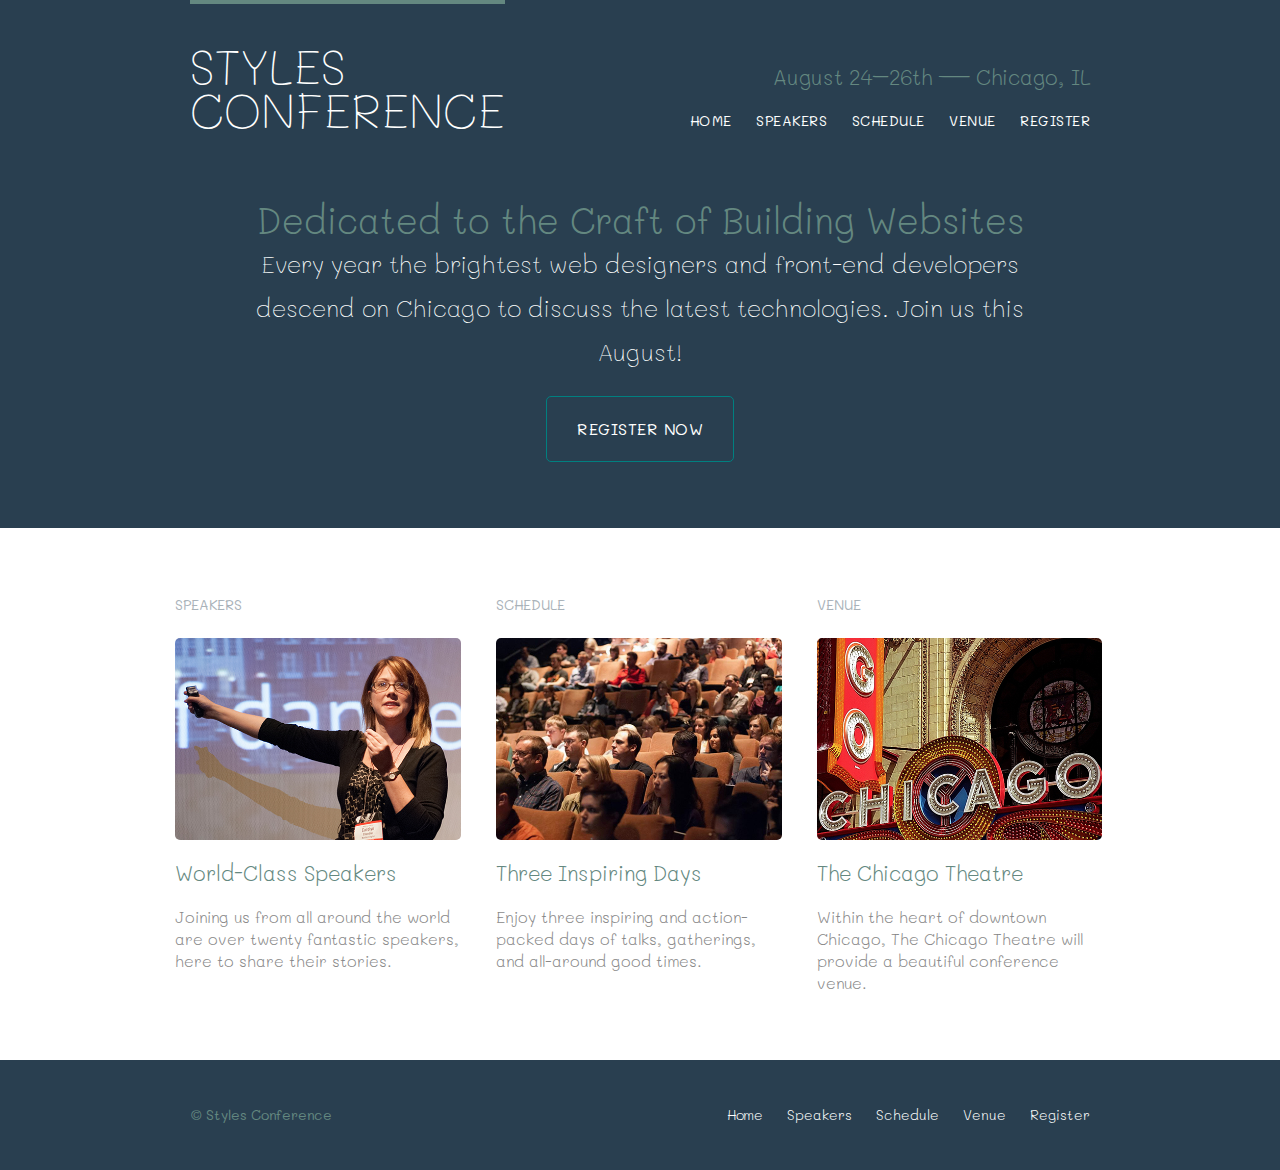
<file: index.html>
<!DOCTYPE html>
<html lang="en">

<head>
  <meta charset="utf-8">
  <title>Styles Conference</title>
  <link rel="stylesheet" href="assets/stylesheets/main.css">
  <link href="https://fonts.googleapis.com/css?family=Mali" rel="stylesheet">
</head>

<body>
  <header class="primary-header container group">
    <h1 class="logo">
      <a href="index.html">Styles <br> Conference</a>
    </h1>
    <h3 class="tagline">August 24&ndash;26th &mdash; Chicago, IL</h3>

    <nav class="nav primary-nav">
      <ul>
        <li><a href="index.html">Home</a></li>
        <li><a href="speakers.html">Speakers</a></li>
        <li><a href="schedule.html">Schedule</a></li>
        <li><a href="venue.html">Venue</a></li>
        <li><a href="register.html">Register</a></li>
      </ul>
    </nav>

  </header>
  <section class="hero container">
    <h2>Dedicated to the Craft of Building Websites</h2>
    <p>Every year the brightest web designers and front-end developers descend on Chicago to discuss the latest technologies. Join us this August!</p>
    <a class="btn btn-alt" href="register.html">Register Now</a>
  </section>

  <section class="row">
      <div class="grid">
      <section class="teaser col-1-3">
        <a href="speakers.html">
          <h5>Speakers</h5>
          <img src="assets/images/home/speakers.jpg" alt="Professional Speaker">
          <h3>World-Class Speakers</h3>
        </a>
        <p>Joining us from all around the world are over twenty fantastic speakers, here to share their stories.</p>
      </section>

      <section class="teaser col-1-3">
        <a href="schedule.html">
          <h5>Schedule</h5>
          <img src="assets/images/home/schedule.jpg" alt="Professional Schedule">
          <h3>Three Inspiring Days</h3>
        </a>
        <p>Enjoy three inspiring and action-packed days of talks, gatherings, and all-around good times.</p>
      </section>

      <section class="teaser col-1-3">
        <h5>Venue</h5>
        <a href="venue.html">
          <img src="assets/images/home/venue.jpg" alt="Professional Venue">
          <h3>The Chicago Theatre</h3>
        </a>
        <p>Within the heart of downtown Chicago, The Chicago Theatre will provide a beautiful conference venue.</p>
      </section>

    </div>
  </section>

  <footer class="primary-footer container group">
    <small>&copy; Styles Conference</small>
    <nav class="nav">
      <ul>
        <li><a href="index.html">Home</a></li>
        <li><a href="speakers.html">Speakers</a></li>
        <li><a href="schedule.html">Schedule</a></li>
        <li><a href="venue.html">Venue</a></li>
        <li><a href="register.html">Register</a></li>
      </ul>
    </nav>
  </footer>

</body>
</html>
</file>
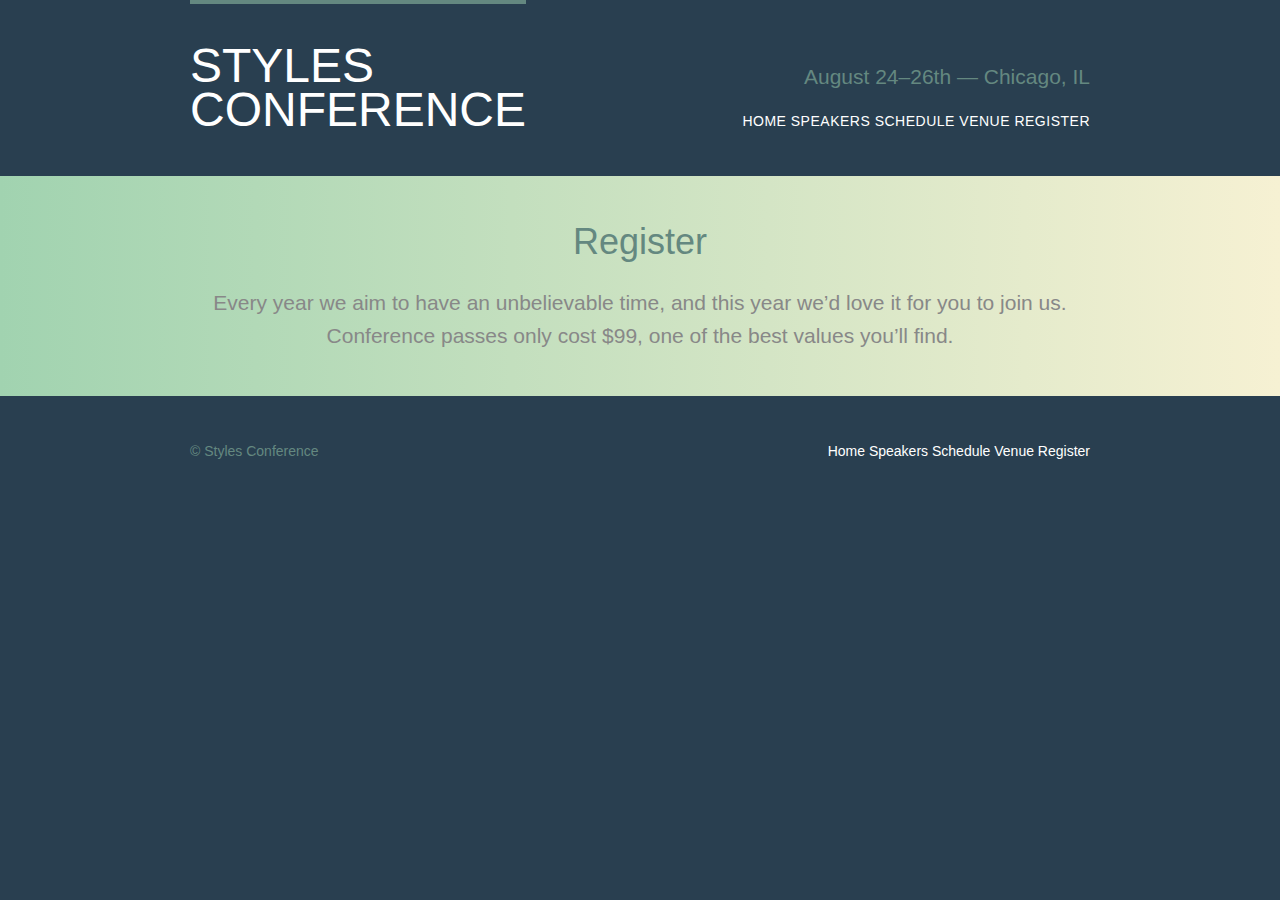
<file: Register.html>
<!DOCTYPE html>
<html lang="en">

  <head>
    <meta charset="utf-8">
    <title>Register - Styles Conference</title>
    <link rel="stylesheet" href="assets/stylesheets/main.css">
    <link rel="stylesheet" href="http://fonts.googleapis.com/css?family=Lato:100,300,400">
  </head>

  <body>
    <header class="primary-header container group">
      <h1 class="logo">
        <a href="index.html">Styles <br> Conference</a>
      </h1>
      <h3 class="tagline">August 24&ndash;26th &mdash; Chicago, IL</h3>

      <nav class="nav primary-nav">
        <a href="index.html">Home</a>
        <a href="speakers.html">Speakers</a>
        <a href="schedule.html">Schedule</a>
        <a href="venue.html">Venue</a>
        <a href="register.html">Register</a>
      </nav>
    </header>

    <section class="row-alt">
      <div class="lead container">

        <h1>Register</h1>

        <p>Every year we aim to have an unbelievable time, and this year we&#8217;d love it for you to join us. Conference passes only cost $99, one of the best values you&#8217;ll find.</p>

      </div>
    </section>

    <footer class="primary-footer container group">
      <small>&copy; Styles Conference</small>

      <nav class="nav">
        <a href="index.html">Home</a>
        <a href="speakers.html">Speakers</a>
        <a href="schedule.html">Schedule</a>
        <a href="venue.html">Venue</a>
        <a href="register.html">Register</a>
      </nav>
    </footer>

  </body>
</html>
</file>
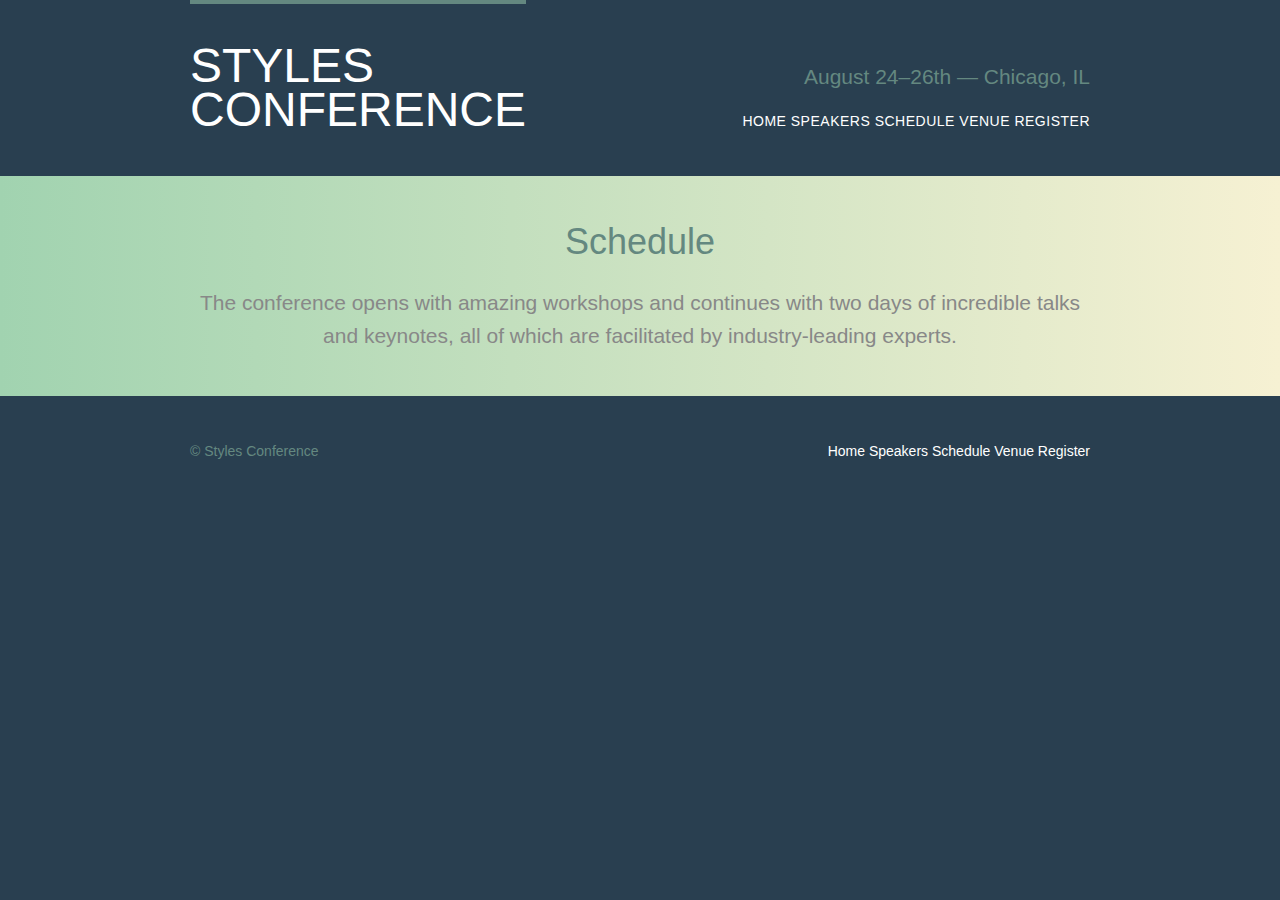
<file: Schedule.html>
<!DOCTYPE html>
<html lang="en">

  <head>
    <meta charset="utf-8">
    <title>Schedule - Styles Conference</title>
    <link rel="stylesheet" href="assets/stylesheets/main.css">
    <link rel="stylesheet" href="http://fonts.googleapis.com/css?family=Lato:100,300,400">
  </head>

  <body>
    <header class="primary-header container group">
      <h1 class="logo">
        <a href="index.html">Styles <br> Conference</a>
      </h1>

      <h3 class="tagline">August 24&ndash;26th &mdash; Chicago, IL</h3>

      <nav class="nav primary-nav">
        <a href="index.html">Home</a>
        <a href="speakers.html">Speakers</a>
        <a href="schedule.html">Schedule</a>
        <a href="venue.html">Venue</a>
        <a href="register.html">Register</a>
      </nav>
    </header>

    <section class="row-alt">
      <div class="lead container">
        <h1>Schedule</h1>

        <p>The conference opens with amazing workshops and continues with two days of incredible talks and keynotes, all of which are facilitated by industry-leading experts.</p>

      </div>
    </section>

    <footer class="primary-footer container group">
      <small>&copy; Styles Conference</small>
      <nav class="nav">
        <a href="index.html">Home</a>
        <a href="speakers.html">Speakers</a>
        <a href="schedule.html">Schedule</a>
        <a href="venue.html">Venue</a>
        <a href="register.html">Register</a>
      </nav>
    </footer>

  </body>
</html>
</file>
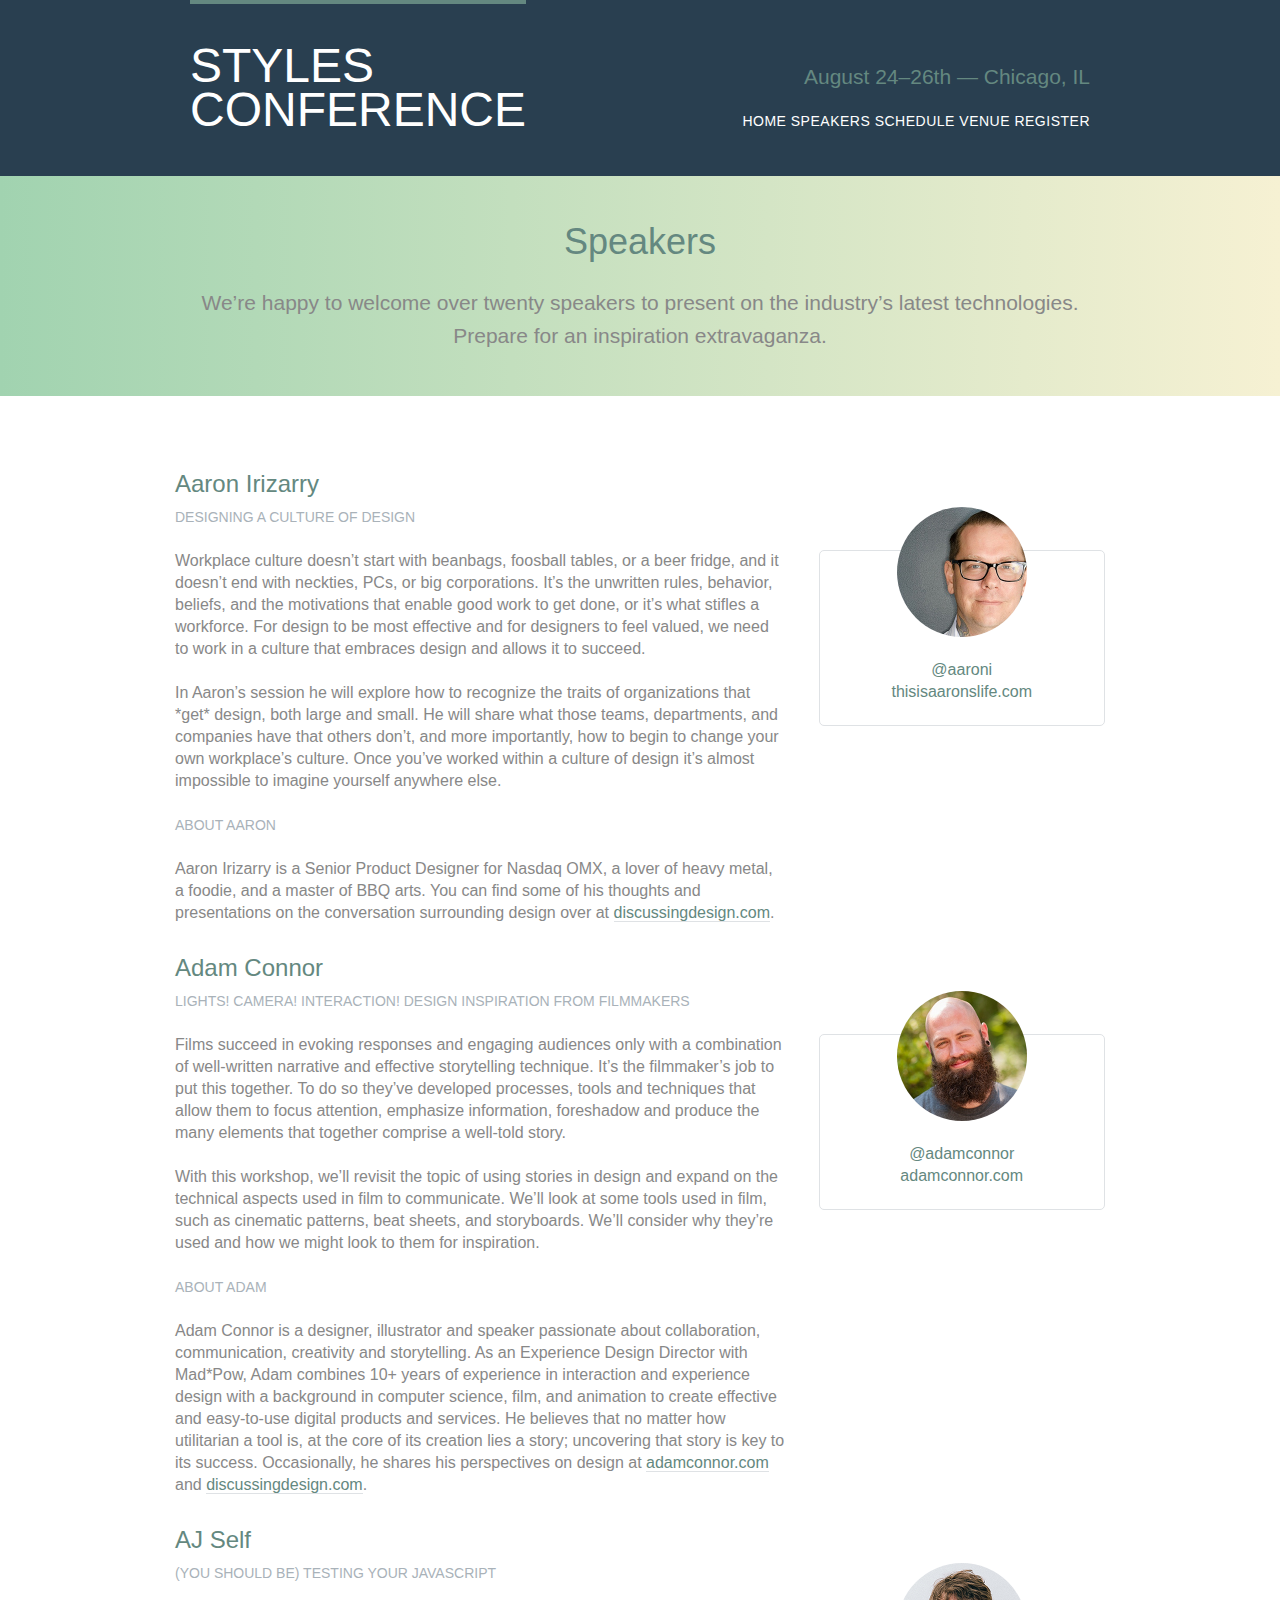
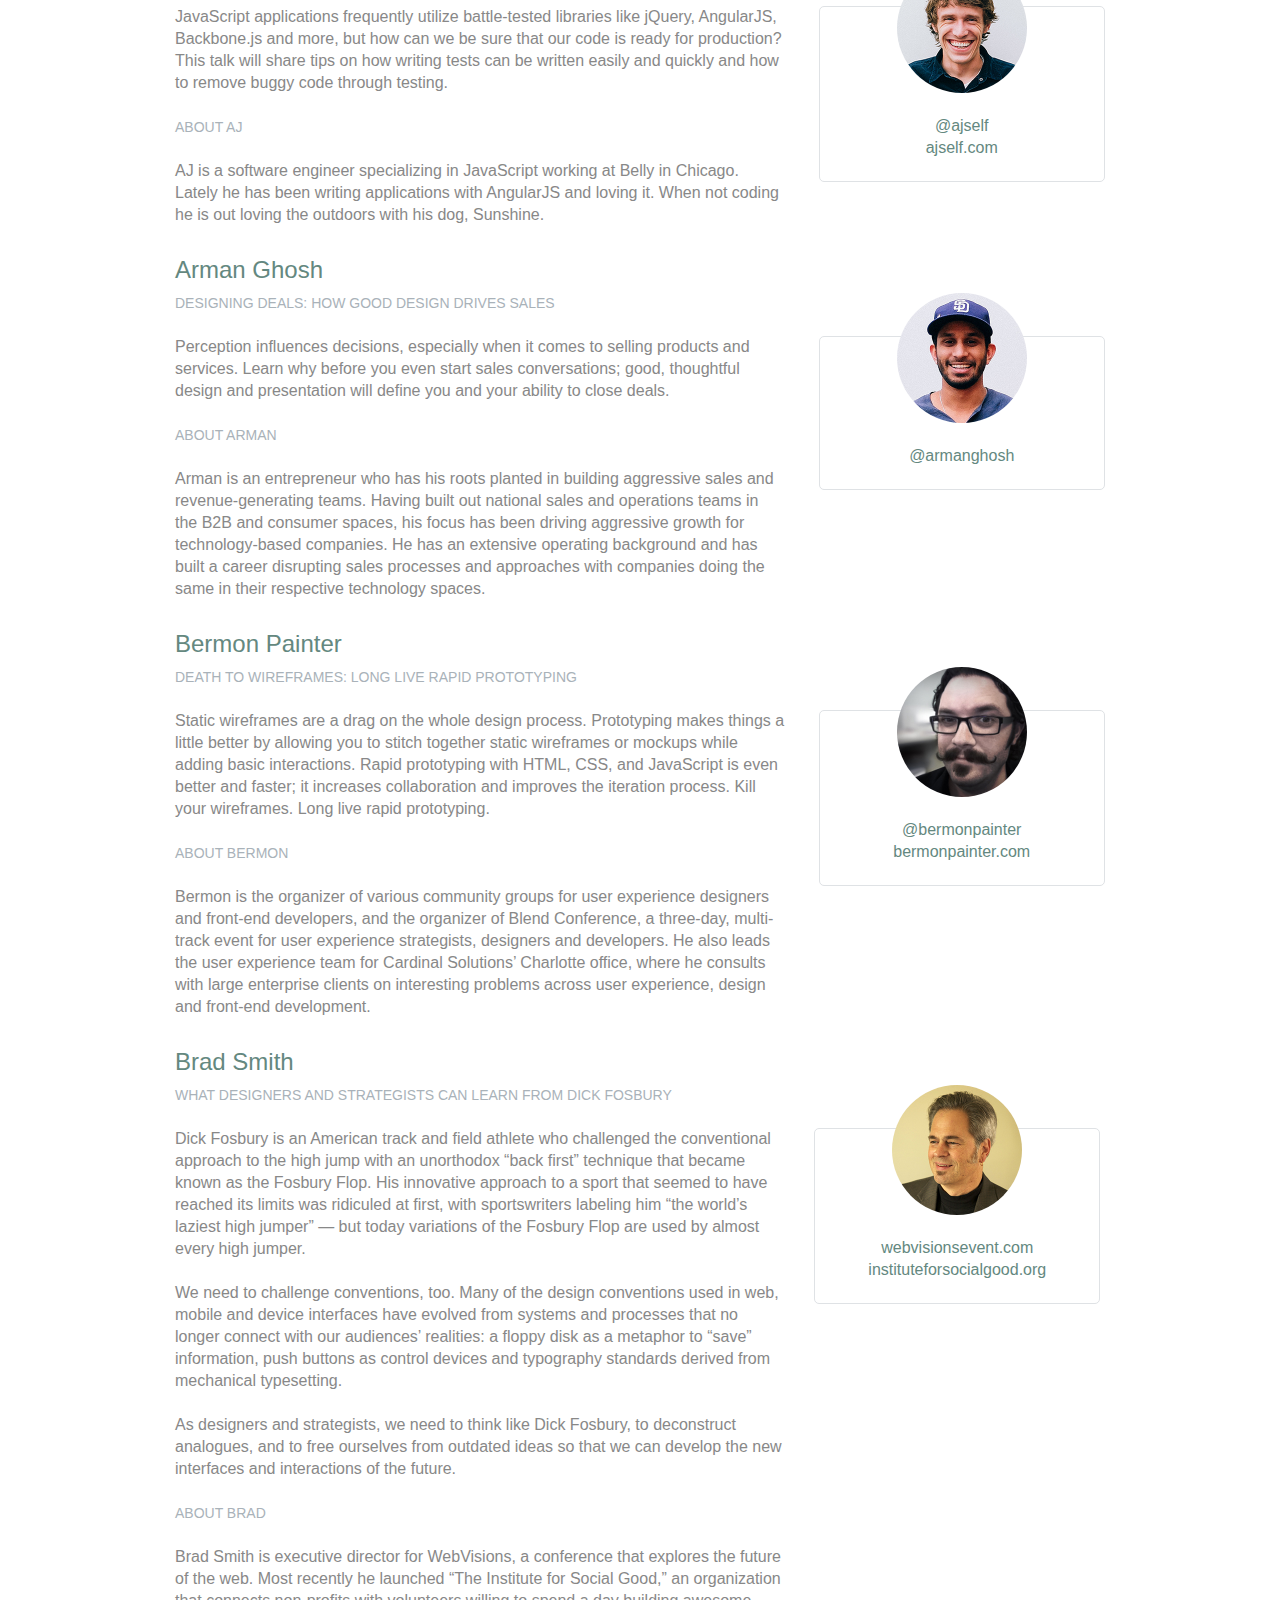
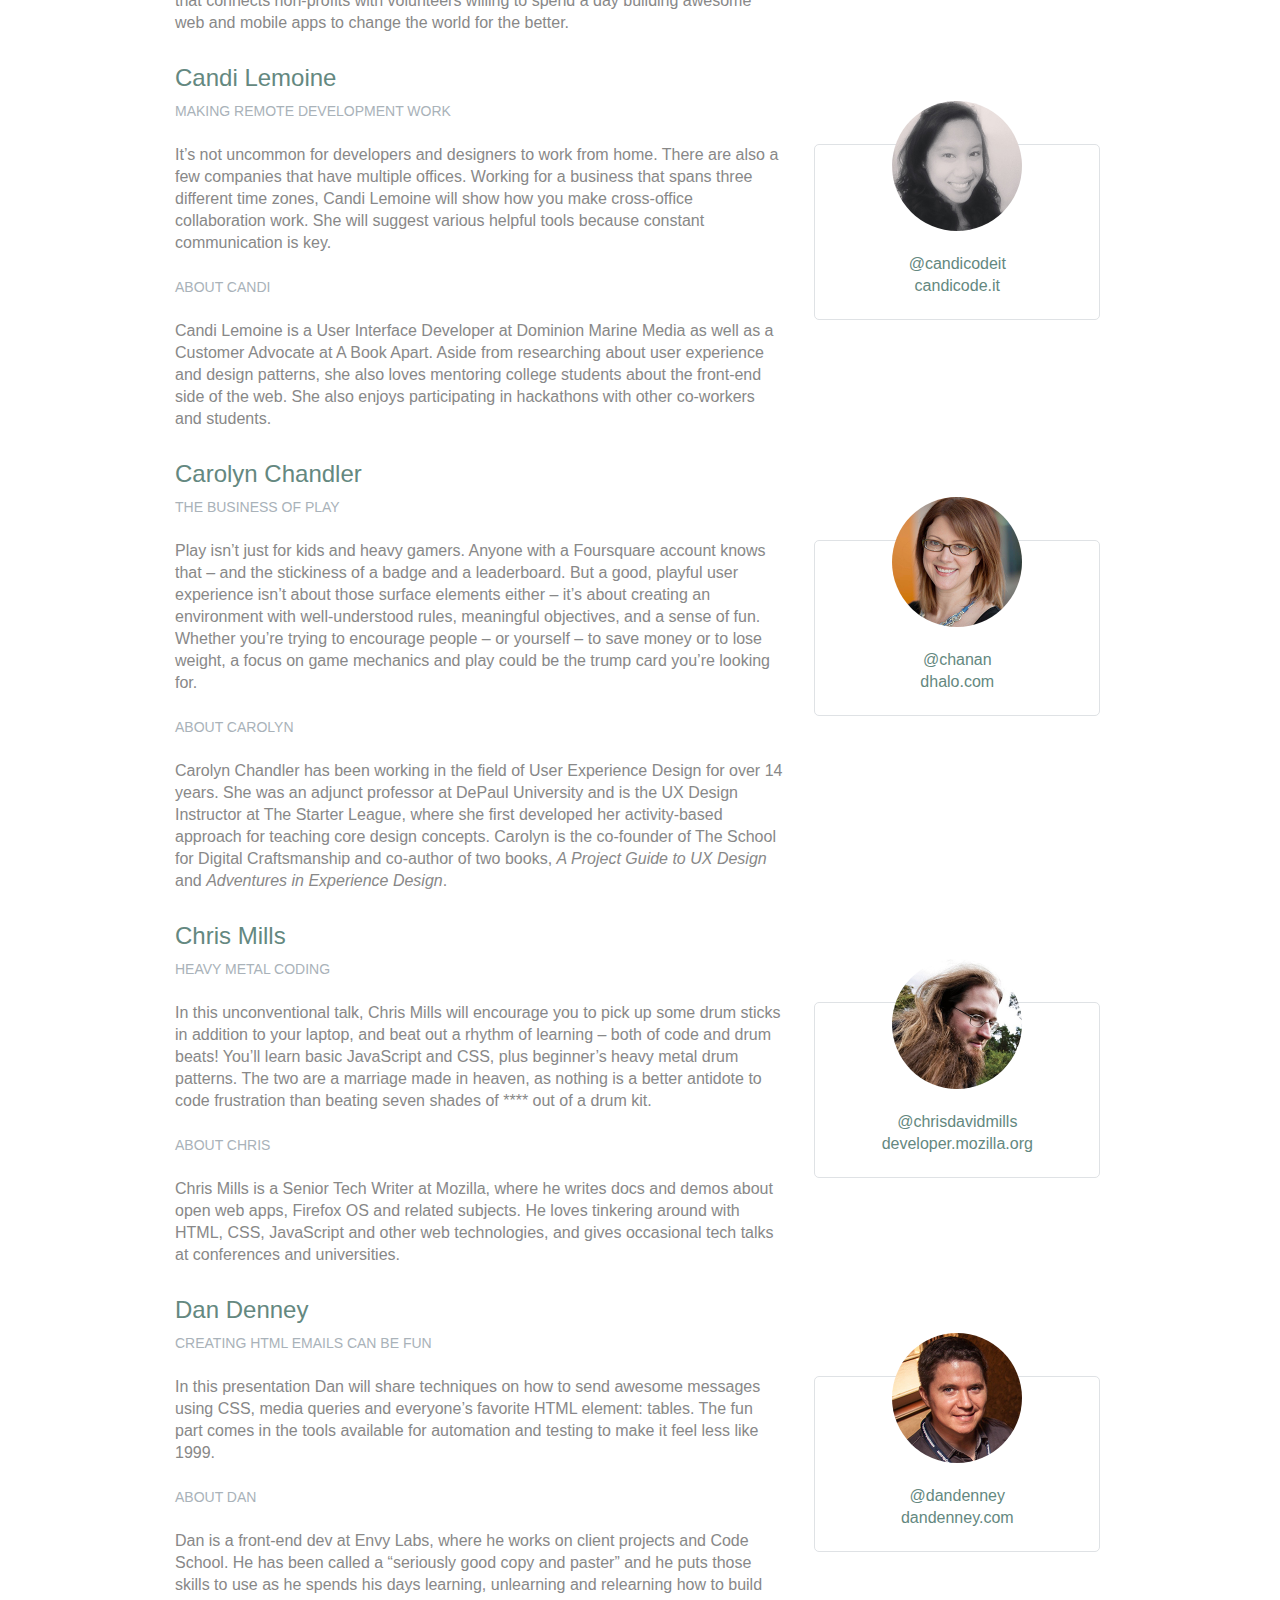
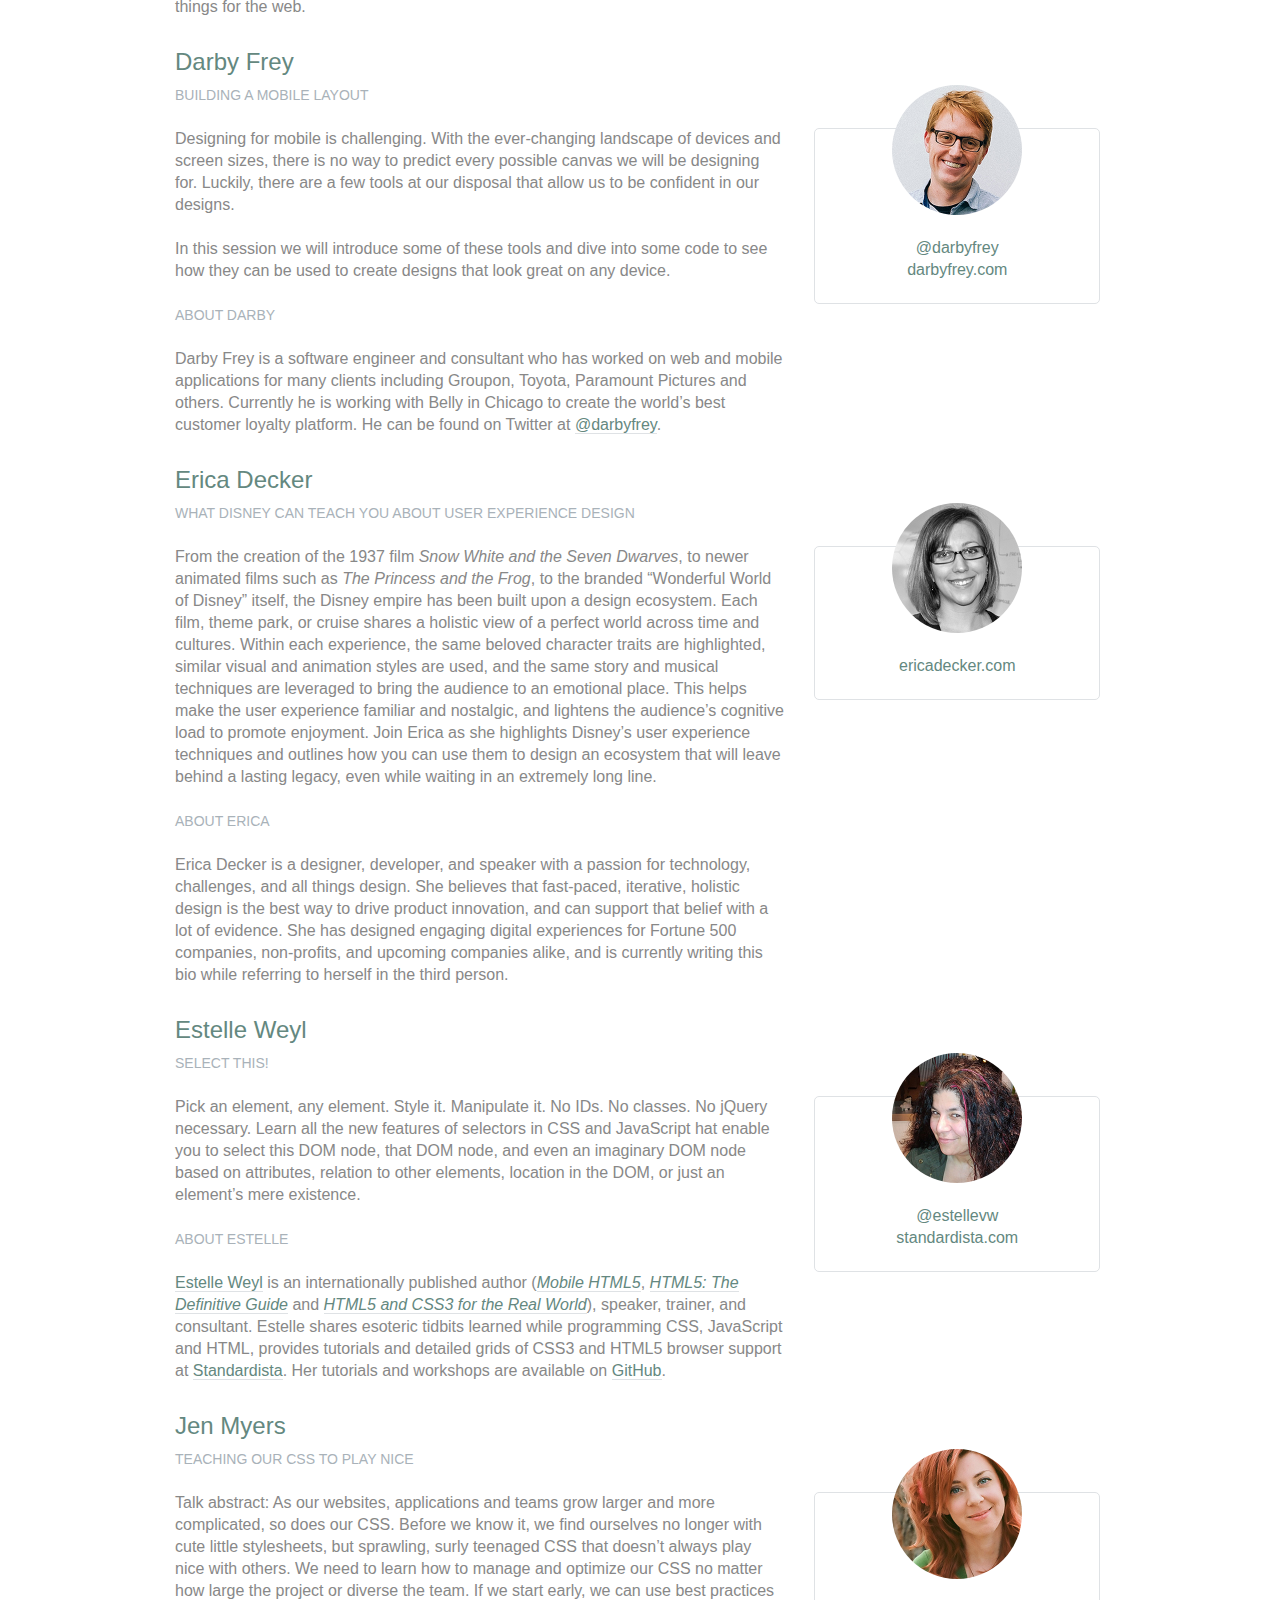
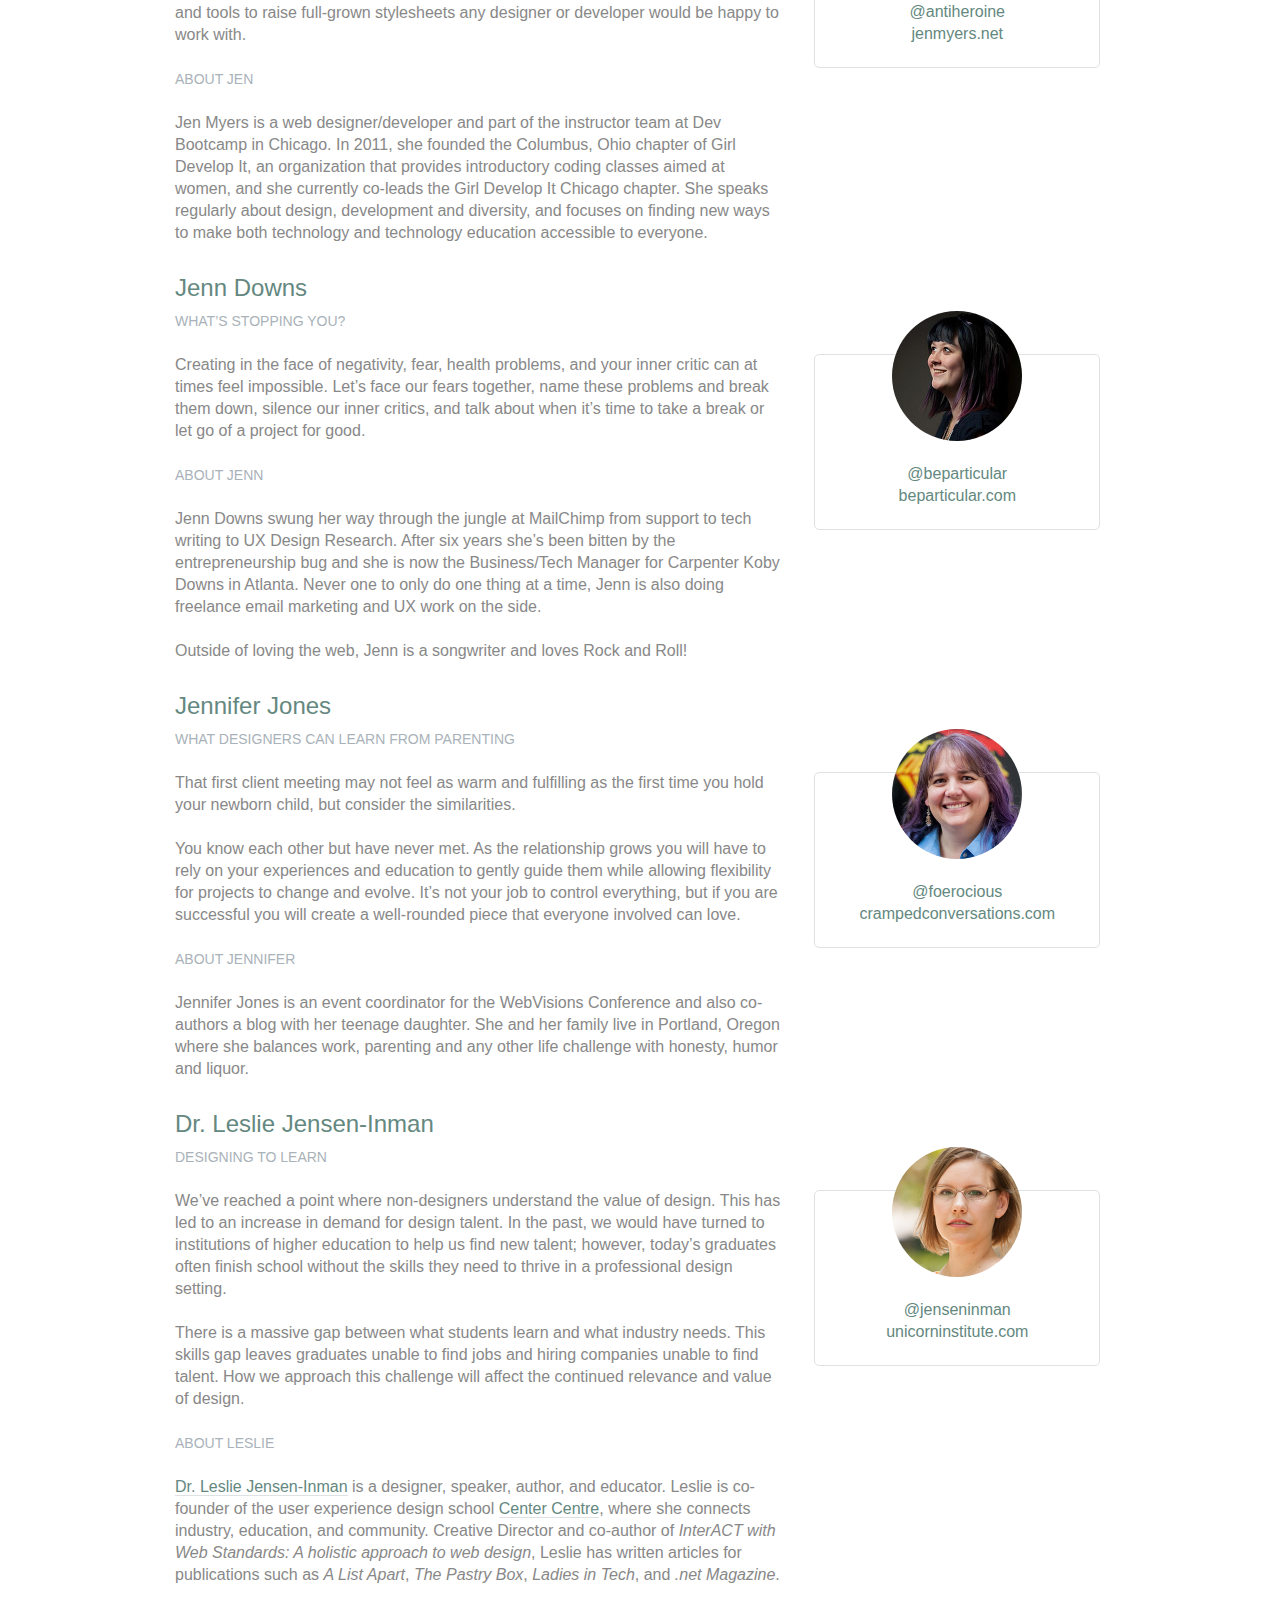
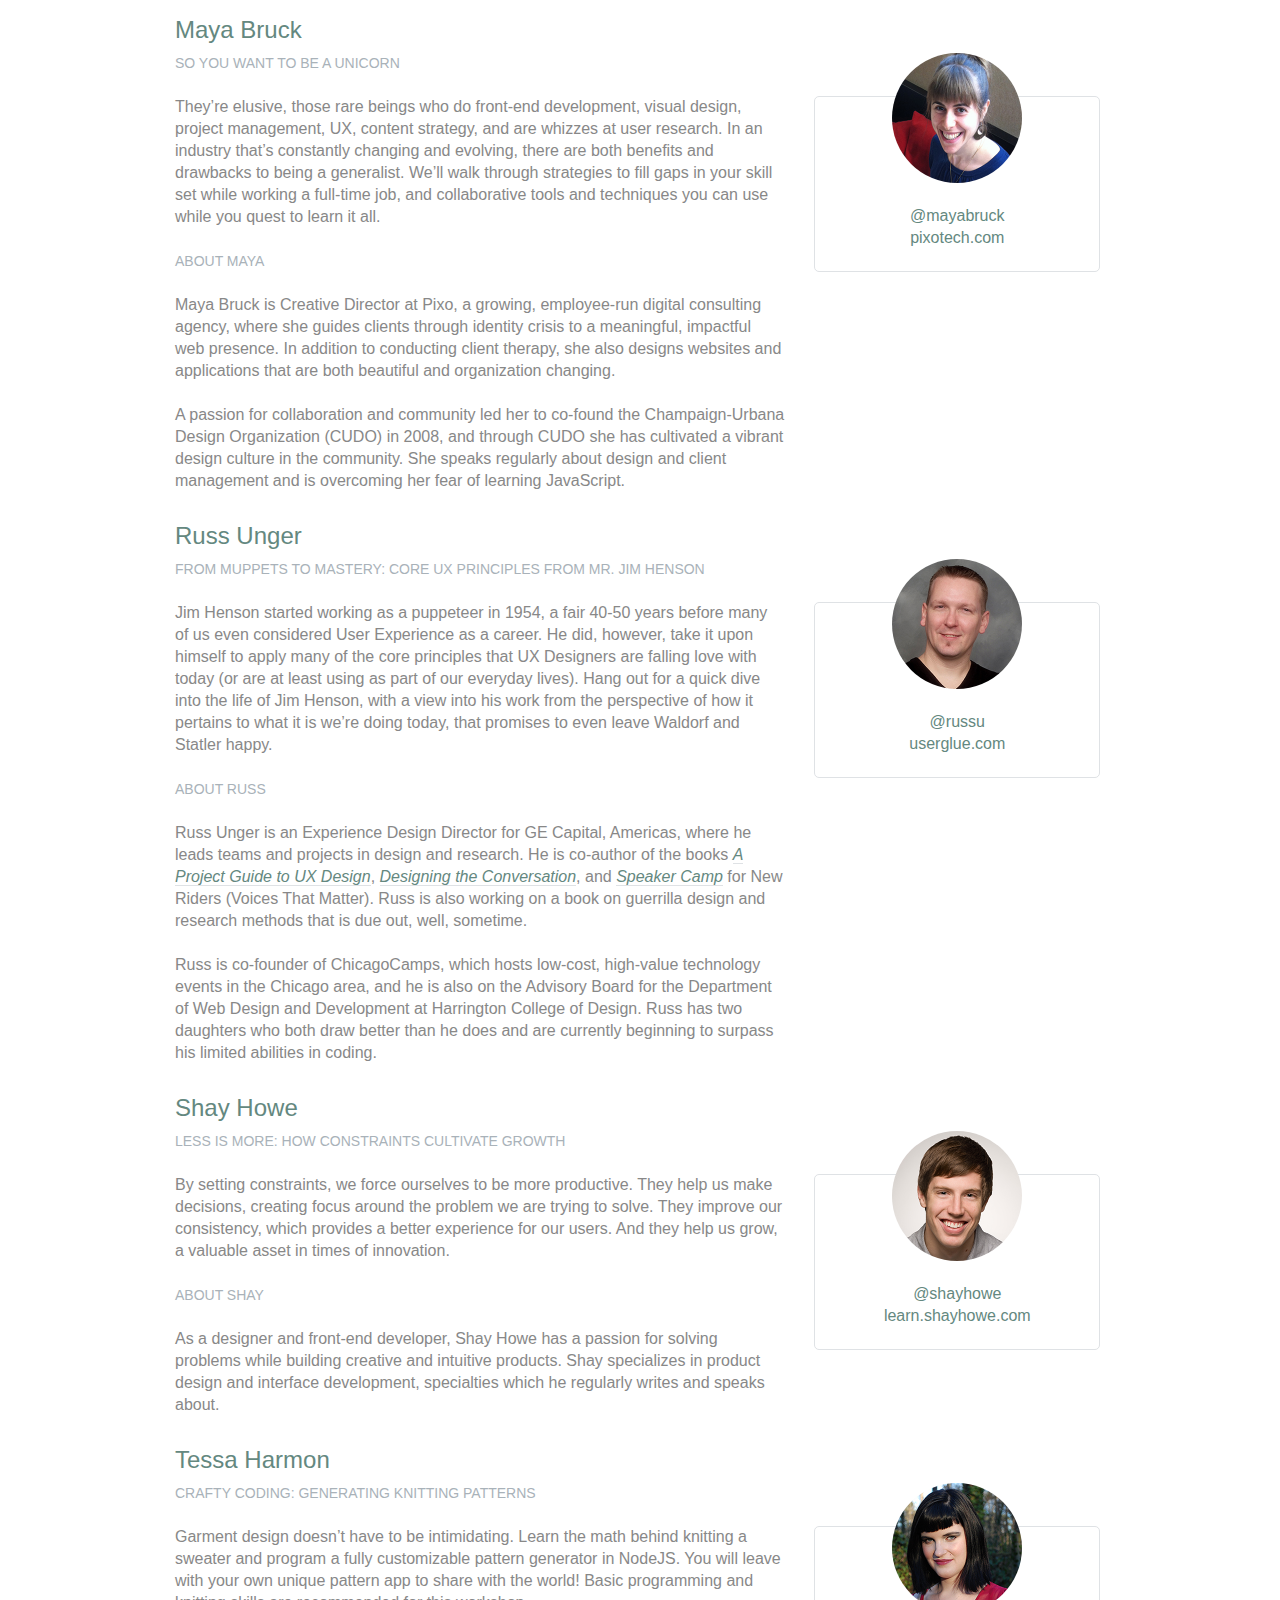
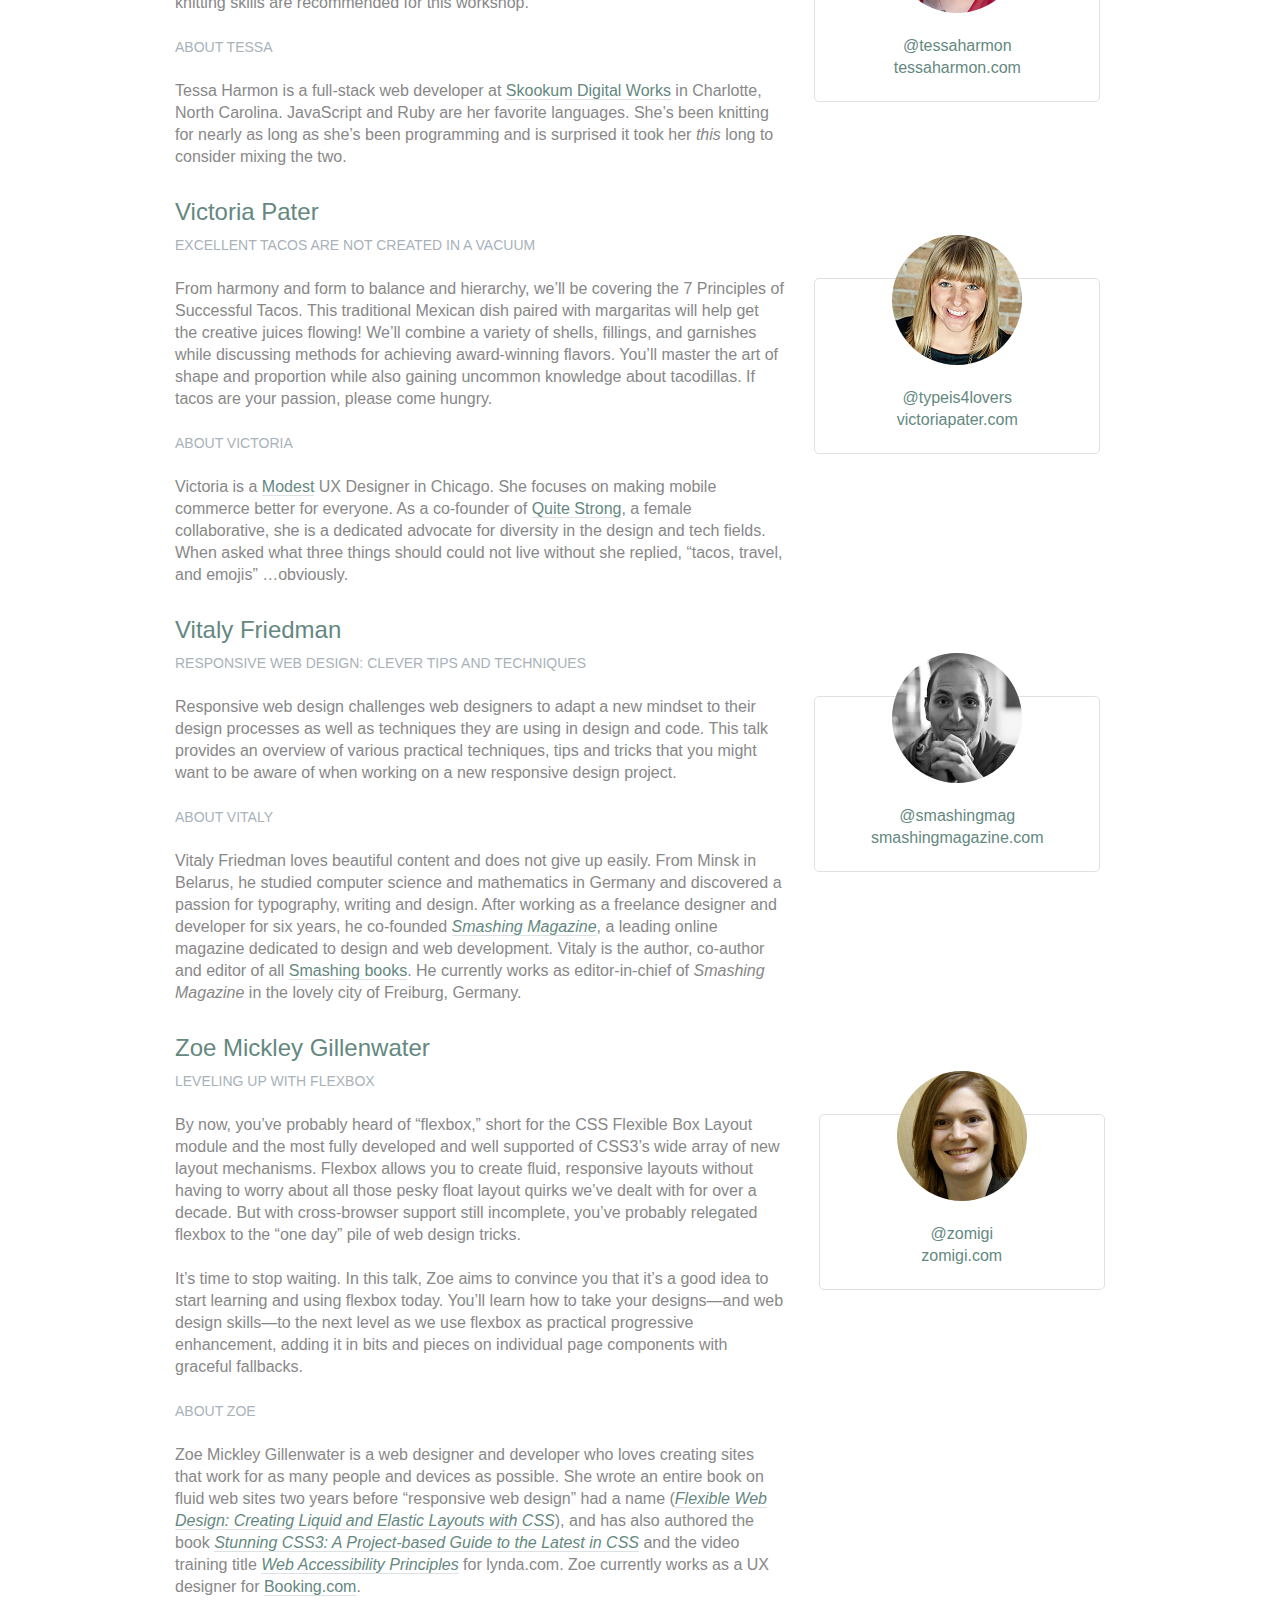
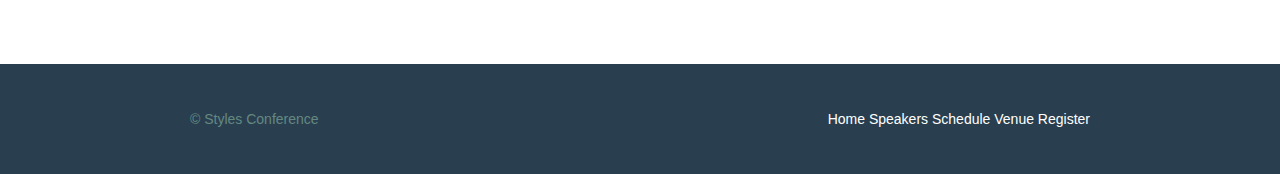
<file: Speakers.html>
<!DOCTYPE html>
<html lang="en">

<head>
  <meta charset="utf-8">
  <title>Speakers - Styles Conference</title>
  <link rel="stylesheet" href="assets/stylesheets/main.css">
  <link rel="stylesheet" href="http://fonts.googleapis.com/css?family=Lato:100,300,400">
</head>

<body>
  <header class="primary-header container group">
    <h1 class="logo">
      <a href="index.html">Styles <br> Conference</a>
    </h1>
    <h3 class="tagline">August 24&ndash;26th &mdash; Chicago, IL</h3>
    <nav class="nav primary-nav">
      <a href="index.html">Home</a>
      <a href="speakers.html">Speakers</a>
      <a href="schedule.html">Schedule</a>
      <a href="venue.html">Venue</a>
      <a href="register.html">Register</a>
    </nav>
  </header>

  <section class="row-alt">
    <div class="lead container">
      <h1>Speakers</h1>
      <p>We&#8217;re happy to welcome over twenty speakers to present on the industry&#8217;s latest technologies. Prepare for an inspiration extravaganza.</p>
    </div>
  </section>

<section class="row">
  <div class="grid">
    <section class="speaker" id="aaron-irizarry">
      <div class="col-2-3">
        <h2>Aaron Irizarry</h2>
        <h5>Designing a Culture of Design</h5>
        <p>Workplace culture doesn&#8217;t start with beanbags, foosball tables, or a beer fridge, and it doesn&#8217;t end with neckties, PCs, or big corporations. It&#8217;s the unwritten rules, behavior, beliefs, and the motivations that enable good work to get done, or it&#8217;s what stifles a workforce. For design to be most effective and for designers to feel valued, we need to work in a culture that embraces design and allows it to succeed.</p>
        <p>In Aaron&#8217;s session he will explore how to recognize the traits of organizations that *get* design, both large and small. He will share what those teams, departments, and companies have that others don&#8217;t, and more importantly, how to begin to change your own workplace&#8217;s culture. Once you&#8217;ve worked within a culture of design it&#8217;s almost impossible to imagine yourself anywhere else.</p>
        <h5>About Aaron</h5>
        <p>Aaron Irizarry is a Senior Product Designer for Nasdaq OMX, a lover of heavy metal, a foodie, and a master of BBQ arts. You can find some of his thoughts and presentations on the conversation surrounding design over at <a href="http://www.discussingdesign.com/">discussingdesign.com</a>.</p>
      </div>
      <aside class="col-1-3">
        <div class="speaker-info">
          <img src="assets/images/speakers/aaron-irizarry.jpg" alt="Aaron Irizarry">
          <ul>
            <li><a href="https://twitter.com/aaroni">@aaroni</a></li>
            <li><a href="http://www.thisisaaronslife.com/">thisisaaronslife.com</a></li>
          </ul>
        </div>
      </aside>

  </section>
  <section class="speaker" id="adam-connor">
    <div class="col-2-3">
      <h2>Adam Connor</h2>
      <h5>Lights! Camera! Interaction! Design Inspiration from Filmmakers</h5>
      <p>Films succeed in evoking responses and engaging audiences only with a combination of well-written narrative and effective storytelling technique. It&#8217;s the filmmaker&#8217;s job to put this together. To do so they&#8217;ve developed processes, tools and techniques that allow them to focus attention, emphasize information, foreshadow and produce the many elements that together comprise a well-told story.</p>
      <p>With this workshop, we&#8217;ll revisit the topic of using stories in design and expand on the technical aspects used in film to communicate. We&#8217;ll look at some tools used in film, such as cinematic patterns, beat sheets, and storyboards. We&#8217;ll consider why they&#8217;re used and how we might look to them for inspiration.</p>
      <h5>About Adam</h5>
      <p>Adam Connor is a designer, illustrator and speaker passionate about collaboration, communication, creativity and storytelling. As an Experience Design Director with Mad*Pow, Adam combines 10+ years of experience in interaction and experience design with a background in computer science, film, and animation to create effective and easy-to-use digital products and services. He believes that no matter how utilitarian a tool is, at the core of its creation lies a story; uncovering that story is key to its success. Occasionally, he shares his perspectives on design at <a href="http://adamconnor.com/">adamconnor.com</a> and <a href="http://www.discussingdesign.com/">discussingdesign.com</a>.</p>
    </div>

    <aside class="col-1-3">
      <div class="speaker-info">
        <img src="assets/images/speakers/adam-connor.jpg" alt="Adam Connor">
        <ul>
          <li><a href="https://twitter.com/adamconnor">@adamconnor</a></li>
          <li><a href="http://adamconnor.com/">adamconnor.com</a></li>
        </ul>
      </div>
    </aside>

  </section>
  <section class="speaker" id="aj-self">
    <div class="col-2-3">
      <h2>AJ Self</h2>
      <h5>(You Should Be) Testing Your JavaScript</h5>
      <p>JavaScript applications frequently utilize battle-tested libraries like jQuery, AngularJS, Backbone.js and more, but how can we be sure that our code is ready for production? This talk will share tips on how writing tests can be written easily and quickly and how to remove buggy code through testing.</p>
      <h5>About AJ</h5>
      <p>AJ is a software engineer specializing in JavaScript working at Belly in Chicago. Lately he has been writing applications with AngularJS and loving it. When not coding he is out loving the outdoors with his dog, Sunshine.</p>
    </div>
    <aside class="col-1-3">
      <div class="speaker-info">
        <img src="assets/images/speakers/aj-self.jpg" alt="Aj Self">
        <ul>
          <li><a href="https://twitter.com/ajself">@ajself</a></li>
          <li><a href="http://www.ajself.com/">ajself.com</a></li>
        </ul>
      </div>
    </aside>
  </section>
  <section class="speaker" id="arman-ghosh">
    <div class="col-2-3">
      <h2>Arman Ghosh</h2>
      <h5>Designing Deals: How Good Design Drives Sales</h5>
      <p>Perception influences decisions, especially when it comes to selling products and services. Learn why before you even start sales conversations; good, thoughtful design and presentation will define you and your ability to close deals.</p>
      <h5>About Arman</h5>
      <p>Arman is an entrepreneur who has his roots planted in building aggressive sales and revenue-generating teams. Having built out national sales and operations teams in the B2B and consumer spaces, his focus has been driving aggressive growth for technology-based companies. He has an extensive operating background and has built a career disrupting sales processes and approaches with companies doing the same in their respective technology spaces.</p>
    </div>
    <aside class="col-1-3">
      <div class="speaker-info">
        <img src="assets/images/speakers/arman-ghosh.jpg" alt="Arman Ghosh">
        <ul>
          <li><a href="https://twitter.com/armanghosh">@armanghosh</a></li>
        </ul>
      </div>
    </aside>
  </section>
  <section class="speaker" id="bermon-painter">
    <div class="col-2-3">
      <h2>Bermon Painter</h2>
      <h5>Death to Wireframes: Long Live Rapid Prototyping</h5>
      <p>Static wireframes are a drag on the whole design process. Prototyping makes things a little better by allowing you to stitch together static wireframes or mockups while adding basic interactions. Rapid prototyping with HTML, CSS, and JavaScript is even better and faster; it increases collaboration and improves the iteration process. Kill your wireframes. Long live rapid prototyping.</p>
      <h5>About Bermon</h5>
      <p>Bermon is the organizer of various community groups for user experience designers and front-end developers, and the organizer of Blend Conference, a three-day, multi-track event for user experience strategists, designers and developers. He also leads the user experience team for Cardinal Solutions&#8217; Charlotte office, where he consults with large enterprise clients on interesting problems across user experience, design and front-end development.</p>
    </div>
    <aside class="col-1-3">
      <div class="speaker-info">
        <img src="assets/images/speakers/bermon-painter.jpg" alt="Bermon Painter">
        <ul>
          <li><a href="https://twitter.com/bermonpainter">@bermonpainter</a></li>
          <li><a href="http://bermonpainter.com/">bermonpainter.com</a></li>
        </ul>
      </div>
    </aside>
  </section>
  <section class="speaker" id="brad-smith">
    <div class="col-2-3">
      <h2>Brad Smith</h2>
      <h5>What Designers and Strategists Can Learn from Dick Fosbury</h5>
      <p>Dick Fosbury is an American track and field athlete who challenged the conventional approach to the high jump with an unorthodox &#8220;back first&#8221; technique that became known as the Fosbury Flop. His innovative approach to a sport that seemed to have reached its limits was ridiculed at first, with sportswriters labeling him &#8220;the world&#8217;s laziest high jumper&#8221; &#8212; but today variations of the Fosbury Flop are used by almost every high jumper.</p>
      <p>We need to challenge conventions, too. Many of the design conventions used in web, mobile and device interfaces have evolved from systems and processes that no longer connect with our audiences&#8217; realities: a floppy disk as a metaphor to &#8220;save&#8221; information, push buttons as control devices and typography standards derived from mechanical typesetting.</p>
      <p>As designers and strategists, we need to think like Dick Fosbury, to deconstruct analogues, and to free ourselves from outdated ideas so that we can develop the new interfaces and interactions of the future.</p>
      <h5>About Brad</h5>
      <p>Brad Smith is executive director for WebVisions, a conference that explores the future of the web. Most recently he launched &#8220;The Institute for Social Good,&#8221; an organization that connects non-profits with volunteers willing to spend a day building awesome web and mobile apps to change the world for the better.</p>
    </div><!--
    --><aside class="col-1-3">
    <div class="speaker-info">
      <img src="assets/images/speakers/brad-smith.jpg" alt="Brad Smith">
      <ul>
        <li><a href="http://www.webvisionsevent.com/">webvisionsevent.com</a></li>
        <li><a href="http://www.instituteforsocialgood.org/">instituteforsocialgood.org</a></li>
      </ul>
    </div>
  </aside>
  </section>
  <section class="speaker" id="candi-lemoine">
  <div class="col-2-3">
    <h2>Candi Lemoine</h2>
    <h5>Making Remote Development Work</h5>
    <p>It&#8217;s not uncommon for developers and designers to work from home. There are also a few companies that have multiple offices. Working for a business that spans three different time zones, Candi Lemoine will show how you make cross-office collaboration work. She will suggest various helpful tools because constant communication is key.</p>
    <h5>About Candi</h5>
    <p>Candi Lemoine is a User Interface Developer at Dominion Marine Media as well as a Customer Advocate at A Book Apart. Aside from researching about user experience and design patterns, she also loves mentoring college students about the front-end side of the web. She also enjoys participating in hackathons with other co-workers and students.</p>
  </div><!--
  --><aside class="col-1-3">
  <div class="speaker-info">
    <img src="assets/images/speakers/candi-lemoine.jpg" alt="Candi Lemoine">
    <ul>
      <li><a href="https://twitter.com/candicodeit">@candicodeit</a></li>
      <li><a href="http://candicode.it/">candicode.it</a></li>
    </ul>
  </div>
  </aside>
  </section>
  <section class="speaker" id="carolyn-chandler">
    <div class="col-2-3">
      <h2>Carolyn Chandler</h2>
      <h5>The Business of Play</h5>
      <p>Play isn&#8217;t just for kids and heavy gamers. Anyone with a Foursquare account knows that &#8211; and the stickiness of a badge and a leaderboard. But a good, playful user experience isn&#8217;t about those surface elements either &#8211; it&#8217;s about creating an environment with well-understood rules, meaningful objectives, and a sense of fun. Whether you&#8217;re trying to encourage people &#8211; or yourself &#8211; to save money or to lose weight, a focus on game mechanics and play could be the trump card you&#8217;re looking for.</p>
      <h5>About Carolyn</h5>
      <p>Carolyn Chandler has been working in the field of User Experience Design for over 14 years. She was an adjunct professor at DePaul University and is the UX Design Instructor at The Starter League, where she first developed her activity-based approach for teaching core design concepts. Carolyn is the co-founder of The School for Digital Craftsmanship and co-author of two books, <cite>A Project Guide to UX Design</cite> and <cite>Adventures in Experience Design</cite>.</p>
    </div><!--
    --><aside class="col-1-3">
    <div class="speaker-info">
      <img src="assets/images/speakers/carolyn-chandler.jpg" alt="Carolyn Chandler">
      <ul>
        <li><a href="https://twitter.com/chanan">@chanan</a></li>
        <li><a href="http://www.dhalo.com/">dhalo.com</a></li>
      </ul>
    </div>
  </aside>
  </section>
  <section class="speaker" id="chris-mills">
    <div class="col-2-3">
      <h2>Chris Mills</h2>
      <h5>Heavy Metal Coding</h5>
      <p>In this unconventional talk, Chris Mills will encourage you to pick up some drum sticks in addition to your laptop, and beat out a rhythm of learning &#8211; both of code and drum beats! You&#8217;ll learn basic JavaScript and CSS, plus beginner&#8217;s heavy metal drum patterns. The two are a marriage made in heaven, as nothing is a better antidote to code frustration than beating seven shades of **** out of a drum kit.</p>
      <h5>About Chris</h5>
      <p>Chris Mills is a Senior Tech Writer at Mozilla, where he writes docs and demos about open web apps, Firefox OS and related subjects. He loves tinkering around with HTML, CSS, JavaScript and other web technologies, and gives occasional tech talks at conferences and universities.</p>
    </div><!--
    --><aside class="col-1-3">
    <div class="speaker-info">
      <img src="assets/images/speakers/chris-mills.jpg" alt="Chris Mills">
      <ul>
        <li><a href="https://twitter.com/chrisdavidmills">@chrisdavidmills</a></li>
        <li><a href="https://developer.mozilla.org/">developer.mozilla.org</a></li>
      </ul>
    </div>
  </aside>
  </section>
  <!-- Dan Denney -->
  <section class="speaker" id="dan-denney">
    <div class="col-2-3">
      <h2>Dan Denney</h2>
      <h5>Creating HTML Emails Can Be Fun</h5>
      <p>In this presentation Dan will share techniques on how to send awesome messages using CSS, media queries and everyone&#8217;s favorite HTML element: tables. The fun part comes in the tools available for automation and testing to make it feel less like 1999.</p>
      <h5>About Dan</h5>
      <p>Dan is a front-end dev at Envy Labs, where he works on client projects and Code School. He has been called a &#8220;seriously good copy and paster&#8221; and he puts those skills to use as he spends his days learning, unlearning and relearning how to build things for the web.</p>
    </div><!--
    --><aside class="col-1-3">
    <div class="speaker-info">
      <img src="assets/images/speakers/dan-denney.jpg" alt="Dan Denney">
      <ul>
        <li><a href="https://twitter.com/dandenney">@dandenney</a></li>
        <li><a href="http://dandenney.com/">dandenney.com</a></li>
      </ul>
    </div>
  </aside>
  </section>

  <!-- Darby Frey -->
  <section class="speaker" id="darby-frey">
    <div class="col-2-3">
      <h2>Darby Frey</h2>
      <h5>Building a Mobile Layout</h5>
      <p>Designing for mobile is challenging. With the ever-changing landscape of devices and screen sizes, there is no way to predict every possible canvas we will be designing for. Luckily, there are a few tools at our disposal that allow us to be confident in our designs.</p>
      <p>In this session we will introduce some of these tools and dive into some code to see how they can be used to create designs that look great on any device.</p>
      <h5>About Darby</h5>
      <p>Darby Frey is a software engineer and consultant who has worked on web and mobile applications for many clients including Groupon, Toyota, Paramount Pictures and others. Currently he is working with Belly in Chicago to create the world&#8217;s best customer loyalty platform. He can be found on Twitter at <a href="https://twitter.com/darbyfrey">@darbyfrey</a>.</p>
    </div><!--
    --><aside class="col-1-3">
    <div class="speaker-info">
      <img src="assets/images/speakers/darby-frey.jpg" alt="Darby Frey">
      <ul>
        <li><a href="https://twitter.com/darbyfrey">@darbyfrey</a></li>
        <li><a href="http://darbyfrey.com/">darbyfrey.com</a></li>
      </ul>
    </div>
  </aside>
  </section>
  <!-- Erica Decker -->

  <section class="speaker" id="erica-decker">
    <div class="col-2-3">
      <h2>Erica Decker</h2>
      <h5>What Disney Can Teach You about User Experience Design</h5>
      <p>From the creation of the 1937 film <cite>Snow White and the Seven Dwarves</cite>, to newer animated films such as <cite>The Princess and the Frog</cite>, to the branded &#8220;Wonderful World of Disney&#8221; itself, the Disney empire has been built upon a design ecosystem. Each film, theme park, or cruise shares a holistic view of a perfect world across time and cultures. Within each experience, the same beloved character traits are highlighted, similar visual and animation styles are used, and the same story and musical techniques are leveraged to bring the audience to an emotional place. This helps make the user experience familiar and nostalgic, and lightens the audience&#8217;s cognitive load to promote enjoyment. Join Erica as she highlights Disney&#8217;s user experience techniques and outlines how you can use them to design an ecosystem that will leave behind a lasting legacy, even while waiting in an extremely long line.</p>
      <h5>About Erica</h5>
      <p>Erica Decker is a designer, developer, and speaker with a passion for technology, challenges, and all things design. She believes that fast-paced, iterative, holistic design is the best way to drive product innovation, and can support that belief with a lot of evidence. She has designed engaging digital experiences for Fortune 500 companies, non-profits, and upcoming companies alike, and is currently writing this bio while referring to herself in the third person.</p>
    </div><!--
    --><aside class="col-1-3">
    <div class="speaker-info">
      <img src="assets/images/speakers/erica-decker.jpg" alt="Erica Decker">
      <ul>
        <li><a href="http://ericadecker.com/">ericadecker.com</a></li>
      </ul>
    </div>
  </aside>
  </section>
  <!-- Estelle Weyl -->

  <section class="speaker" id="estelle-weyl">
    <div class="col-2-3">
      <h2>Estelle Weyl</h2>
      <h5>Select This!</h5>
      <p>Pick an element, any element. Style it. Manipulate it. No IDs. No classes. No jQuery necessary. Learn all the new features of selectors in CSS and JavaScript hat enable you to select this DOM node, that DOM node, and even an imaginary DOM node based on attributes, relation to other elements, location in the DOM, or just an element&#8217;s mere existence.</p>
      <h5>About Estelle</h5>
      <p><a href="https://twitter.com/estellevw">Estelle Weyl</a> is an internationally published author (<cite><a href="http://shop.oreilly.com/product/0636920021711.do">Mobile HTML5</a></cite>, <cite><a href="http://shop.oreilly.com/product/0636920018063.do">HTML5: The Definitive Guide</a></cite> and <cite><a href="http://shop.oreilly.com/product/9780980846904.do">HTML5 and CSS3 for the Real World</a></cite>), speaker, trainer, and consultant. Estelle shares esoteric tidbits learned while programming CSS, JavaScript and HTML, provides tutorials and detailed grids of CSS3 and HTML5 browser support at <a href="http://www.standardista.com/">Standardista</a>. Her tutorials and workshops are available on <a href="http://estelle.github.io/">GitHub</a>.</p>
    </div><!--
    --><aside class="col-1-3">
    <div class="speaker-info">
      <img src="assets/images/speakers/estelle-weyl.jpg" alt="Estelle Weyl">
      <ul>
        <li><a href="https://twitter.com/estellevw">@estellevw</a></li>
        <li><a href="http://standardista.com/">standardista.com</a></li>
      </ul>
    </div>
  </aside>
  </section>
  <!-- Jen Myers -->
  <section class="speaker" id="jen-myers">
    <div class="col-2-3">
      <h2>Jen Myers</h2>
      <h5>Teaching Our CSS to Play Nice</h5>
      <p>Talk abstract: As our websites, applications and teams grow larger and more complicated, so does our CSS. Before we know it, we find ourselves no longer with cute little stylesheets, but sprawling, surly teenaged CSS that doesn&#8217;t always play nice with others. We need to learn how to manage and optimize our CSS no matter how large the project or diverse the team. If we start early, we can use best practices and tools to raise full-grown stylesheets any designer or developer would be happy to work with.</p>
      <h5>About Jen</h5>
      <p>Jen Myers is a web designer/developer and part of the instructor team at Dev Bootcamp in Chicago. In 2011, she founded the Columbus, Ohio chapter of Girl Develop It, an organization that provides introductory coding classes aimed at women, and she currently co-leads the Girl Develop It Chicago chapter. She speaks regularly about design, development and diversity, and focuses on finding new ways to make both technology and technology education accessible to everyone.</p>
    </div><!--
    --><aside class="col-1-3">
    <div class="speaker-info">
      <img src="assets/images/speakers/jen-myers.jpg" alt="Jen Myers">
      <ul>
        <li><a href="https://twitter.com/antiheroine">@antiheroine</a></li>
        <li><a href="http://jenmyers.net/">jenmyers.net</a></li>
      </ul>
    </div>
  </aside>
  </section>
  <!-- Jenn Downs -->
  <section class="speaker" id="jenn-downs">
    <div class="col-2-3">
      <h2>Jenn Downs</h2>
      <h5>What&#8217;s Stopping You?</h5>
      <p>Creating in the face of negativity, fear, health problems, and your inner critic can at times feel impossible. Let&#8217;s face our fears together, name these problems and break them down, silence our inner critics, and talk about when it&#8217;s time to take a break or let go of a project for good.</p>
      <h5>About Jenn</h5>
      <p>Jenn Downs swung her way through the jungle at MailChimp from support to tech writing to UX Design Research. After six years she&#8217;s been bitten by the entrepreneurship bug and she is now the Business/Tech Manager for Carpenter Koby Downs in Atlanta. Never one to only do one thing at a time, Jenn is also doing freelance email marketing and UX work on the side.</p>
      <p>Outside of loving the web, Jenn is a songwriter and loves Rock and Roll!</p>
    </div><!--
    --><aside class="col-1-3">
    <div class="speaker-info">
      <img src="assets/images/speakers/jenn-downs.jpg" alt="Jenn Downs">
      <ul>
        <li><a href="https://twitter.com/beparticular">@beparticular</a></li>
        <li><a href="http://beparticular.com/">beparticular.com</a></li>
      </ul>
    </div>
  </aside>
  </section>
  <!-- Jennifer Jones -->

  <section class="speaker" id="jennifer-jones">
    <div class="col-2-3">
      <h2>Jennifer Jones</h2>
      <h5>What Designers Can Learn from Parenting</h5>
      <p>That first client meeting may not feel as warm and fulfilling as the first time you hold your newborn child, but consider the similarities.</p>
      <p>You know each other but have never met. As the relationship grows you will have to rely on your experiences and education to gently guide them while allowing flexibility for projects to change and evolve. It&#8217;s not your job to control everything, but if you are successful you will create a well-rounded piece that everyone involved can love.</p>
      <h5>About Jennifer</h5>
      <p>Jennifer Jones is an event coordinator for the WebVisions Conference and also co-authors a blog with her teenage daughter. She and her family live in Portland, Oregon where she balances work, parenting and any other life challenge with honesty, humor and liquor.</p>
    </div><!--
    --><aside class="col-1-3">
    <div class="speaker-info">
      <img src="assets/images/speakers/jennifer-jones.jpg" alt="Jennifer Jones">
      <ul>
        <li><a href="https://twitter.com/Foerocious">@foerocious</a></li>
        <li><a href="http://crampedconversations.com/">crampedconversations.com</a></li>
      </ul>
    </div>
  </aside>
  </section>

  <!-- Leslie Jensen-Inman -->

  <section class="speaker" id="leslie-jensen-inman">
    <div class="col-2-3">
      <h2>Dr. Leslie Jensen-Inman</h2>
      <h5>Designing to Learn</h5>
      <p>We&#8217;ve reached a point where non-designers understand the value of design. This has led to an increase in demand for design talent. In the past, we would have turned to institutions of higher education to help us find new talent; however, today&#8217;s graduates often finish school without the skills they need to thrive in a professional design setting.</p>
      <p>There is a massive gap between what students learn and what industry needs. This skills gap leaves graduates unable to find jobs and hiring companies unable to find talent. How we approach this challenge will affect the continued relevance and value of design.</p>
      <h5>About Leslie</h5>
      <p><a href="http://www.jenseninman.com">Dr. Leslie Jensen-Inman</a> is a designer, speaker, author, and educator. Leslie is co-founder of the user experience design school <a href="http://www.centercentre.com">Center Centre</a>, where she connects industry, education, and community. Creative Director and co-author of <cite>InterACT with Web Standards: A holistic approach to web design</cite>, Leslie has written articles for publications such as <cite>A List Apart</cite>, <cite>The Pastry Box</cite>, <cite>Ladies in Tech</cite>, and <cite>.net Magazine</cite>.</p>
    </div><!--
    --><aside class="col-1-3">
    <div class="speaker-info">
      <img src="assets/images/speakers/leslie-jensen-inman.jpg" alt="Leslie Jensen Inman">
      <ul>
        <li><a href="https://twitter.com/jenseninman">@jenseninman</a></li>
        <li><a href="http://unicorninstitute.com/">unicorninstitute.com</a></li>
      </ul>

    </div>
  </aside>

  </section>

  <!-- Maya Bruck -->

  <section class="speaker" id="maya-bruck">
    <div class="col-2-3">
      <h2>Maya Bruck</h2>
      <h5>So You Want to Be a Unicorn</h5>
      <p>They&#8217;re elusive, those rare beings who do front-end development, visual design, project management, UX, content strategy, and are whizzes at user research. In an industry that&#8217;s constantly changing and evolving, there are both benefits and drawbacks to being a generalist. We&#8217;ll walk through strategies to fill gaps in your skill set while working a full-time job, and collaborative tools and techniques you can use while you quest to learn it all.</p>
      <h5>About Maya</h5>
      <p>Maya Bruck is Creative Director at Pixo, a growing, employee-run digital consulting agency, where she guides clients through identity crisis to a meaningful, impactful web presence. In addition to conducting client therapy, she also designs websites and applications that are both beautiful and organization changing.</p>
      <p>A passion for collaboration and community led her to co-found the Champaign-Urbana Design Organization (CUDO) in 2008, and through CUDO she has cultivated a vibrant design culture in the community. She speaks regularly about design and client management and is overcoming her fear of learning JavaScript.</p>
    </div><!--
    --><aside class="col-1-3">
    <div class="speaker-info">
      <img src="assets/images/speakers/maya-bruck.jpg" alt="Maya Bruck">
      <ul>
        <li><a href="https://twitter.com/mayabruck">@mayabruck</a></li>
        <li><a href="http://pixotech.com/">pixotech.com</a></li>
      </ul>
    </div>
  </aside>
  </section>

  <!-- Russ Unger -->

  <section class="speaker" id="russ-unger">
    <div class="col-2-3">
      <h2>Russ Unger</h2>
      <h5>From Muppets to Mastery: Core UX Principles from Mr. Jim Henson</h5>
      <p>Jim Henson started working as a puppeteer in 1954, a fair 40-50 years before many of us even considered User Experience as a career. He did, however, take it upon himself to apply many of the core principles that UX Designers are falling love with today (or are at least using as part of our everyday lives). Hang out for a quick dive into the life of Jim Henson, with a view into his work from the perspective of how it pertains to what it is we&#8217;re doing today, that promises to even leave Waldorf and Statler happy.</p>
      <h5>About Russ</h5>
      <p>Russ Unger is an Experience Design Director for GE Capital, Americas, where he leads teams and projects in design and research. He is co-author of the books <cite><a href="http://projectuxd.com/">A Project Guide to UX Design</a></cite>, <cite><a href="http://www.designingtheconversation.com/">Designing the Conversation</a></cite>, and <cite><a href="http://speakercampbook.com/">Speaker Camp</a></cite> for New Riders (Voices That Matter). Russ is also working on a book on guerrilla design and research methods that is due out, well, sometime.</p>
      <p>Russ is co-founder of ChicagoCamps, which hosts low-cost, high-value technology events in the Chicago area, and he is also on the Advisory Board for the Department of Web Design and Development at Harrington College of Design. Russ has two daughters who both draw better than he does and are currently beginning to surpass his limited abilities in coding.</p>
    </div><!--
    --><aside class="col-1-3">
    <div class="speaker-info">
      <img src="assets/images/speakers/russ-unger.jpg" alt="Russ Unger">
      <ul>
        <li><a href="https://twitter.com/russu">@russu</a></li>
        <li><a href="http://www.userglue.com/">userglue.com</a></li>
      </ul>
    </div>
  </aside>

  </section>

  <!-- Shay Howe -->

  <section class="speaker" id="shay-howe">
    <div class="col-2-3">
      <h2>Shay Howe</h2>
      <h5>Less Is More: How Constraints Cultivate Growth</h5>
      <p>By setting constraints, we force ourselves to be more productive. They help us make decisions, creating focus around the problem we are trying to solve. They improve our consistency, which provides a better experience for our users. And they help us grow, a valuable asset in times of innovation.</p>
      <h5>About Shay</h5>
      <p>As a designer and front-end developer, Shay Howe has a passion for solving problems while building creative and intuitive products. Shay specializes in product design and interface development, specialties which he regularly writes and speaks about.</p>
    </div><!--
    --><aside class="col-1-3">
    <div class="speaker-info">
      <img src="assets/images/speakers/shay-howe.jpg" alt="Shay Howe">
      <ul>
        <li><a href="https://twitter.com/shayhowe">@shayhowe</a></li>
        <li><a href="http://learn.shayhowe.com/">learn.shayhowe.com</a></li>
      </ul>
    </div>
  </aside>
  </section>

  <!-- Tessa Harmon -->

  <section class="speaker" id="tessa-harmon">
    <div class="col-2-3">
      <h2>Tessa Harmon</h2>
      <h5>Crafty Coding: Generating Knitting Patterns</h5>
      <p>Garment design doesn&#8217;t have to be intimidating. Learn the math behind knitting a sweater and program a fully customizable pattern generator in NodeJS. You will leave with your own unique pattern app to share with the world! Basic programming and knitting skills are recommended for this workshop.</p>
      <h5>About Tessa</h5>
      <p>Tessa Harmon is a full-stack web developer at <a href="http://www.skookum.com/">Skookum Digital Works</a> in Charlotte, North Carolina. JavaScript and Ruby are her favorite languages. She&#8217;s been knitting for nearly as long as she&#8217;s been programming and is surprised it took her <em>this</em> long to consider mixing the two.</p>
    </div><!--
    --><aside class="col-1-3">
    <div class="speaker-info">
      <img src="assets/images/speakers/tessa-harmon.jpg" alt="Tessa Harmon">
      <ul>
        <li><a href="https://twitter.com/tessaharmon">@tessaharmon</a></li>
        <li><a href="http://tessaharmon.com/">tessaharmon.com</a></li>
      </ul>
    </div>
  </aside>
  </section>
  <!-- Victoria Pater -->
  <section class="speaker" id="victoria-pater">
    <div class="col-2-3">
      <h2>Victoria Pater</h2>
      <h5>Excellent Tacos Are Not Created in a Vacuum</h5>
      <p>From harmony and form to balance and hierarchy, we&#8217;ll be covering the 7 Principles of Successful Tacos. This traditional Mexican dish paired with margaritas will help get the creative juices flowing! We&#8217;ll combine a variety of shells, fillings, and garnishes while discussing methods for achieving award-winning flavors. You&#8217;ll master the art of shape and proportion while also gaining uncommon knowledge about tacodillas. If tacos are your passion, please come hungry.</p>
      <h5>About Victoria</h5>
      <p>Victoria is a <a href="http://www.modest.com/">Modest</a> UX Designer in Chicago. She focuses on making mobile commerce better for everyone. As a co-founder of <a href="http://quitestrong.com/">Quite Strong</a>, a female collaborative, she is a dedicated advocate for diversity in the design and tech fields. When asked what three things should could not live without she replied, &#8220;tacos, travel, and emojis&#8221; &#8230;obviously.</p>
    </div><!--
    --><aside class="col-1-3">
    <div class="speaker-info">
      <img src="assets/images/speakers/victoria-pater.jpg" alt="Victoria Pater">
      <ul>
        <li><a href="https://twitter.com/typeis4lovers">@typeis4lovers</a></li>
        <li><a href="http://victoriapater.com/">victoriapater.com</a></li>
      </ul>
    </div>
  </aside>
  </section>

  <!-- Vitaly Friedman -->
  <section class="speaker" id="vitaly-friedman">
    <div class="col-2-3">
      <h2>Vitaly Friedman</h2>
      <h5>Responsive Web Design: Clever Tips and Techniques</h5>
      <p>Responsive web design challenges web designers to adapt a new mindset to their design processes as well as techniques they are using in design and code. This talk provides an overview of various practical techniques, tips and tricks that you might want to be aware of when working on a new responsive design project.</p>
      <h5>About Vitaly</h5>
      <p>Vitaly Friedman loves beautiful content and does not give up easily. From Minsk in Belarus, he studied computer science and mathematics in Germany and discovered a passion for typography, writing and design. After working as a freelance designer and developer for six years, he co-founded <cite><a href="http://smashingmagazine.com/">Smashing Magazine</a></cite>, a leading online magazine dedicated to design and web development. Vitaly is the author, co-author and editor of all <a href="https://shop.smashingmagazine.com">Smashing books</a>. He currently works as editor-in-chief of <cite>Smashing Magazine</cite> in the lovely city of Freiburg, Germany.</p>
    </div><!--
    --><aside class="col-1-3">
    <div class="speaker-info">
      <img src="assets/images/speakers/vitaly-friedman.jpg" alt="Vitaly Friedman">
      <ul>
        <li><a href="https://twitter.com/smashingmag">@smashingmag</a></li>
        <li><a href="http://smashingmagazine.com/">smashingmagazine.com</a></li>
      </ul>
    </div>
  </aside>
  </section>

  <!-- Zoe Mickley Gillenwater -->
  <section id="zoe-mickley-gillenwater">
    <div class="col-2-3">
      <h2>Zoe Mickley Gillenwater</h2>
      <h5>Leveling Up with Flexbox</h5>
      <p>By now, you&#8217;ve probably heard of &#8220;flexbox,&#8221; short for the CSS Flexible Box Layout module and the most fully developed and well supported of CSS3&#8217;s wide array of new layout mechanisms. Flexbox allows you to create fluid, responsive layouts without having to worry about all those pesky float layout quirks we&#8217;ve dealt with for over a decade. But with cross-browser support still incomplete, you&#8217;ve probably relegated flexbox to the &#8220;one day&#8221; pile of web design tricks.</p>
      <p>It&#8217;s time to stop waiting. In this talk, Zoe aims to convince you that it&#8217;s a good idea to start learning and using flexbox today. You&#8217;ll learn how to take your designs—and web design skills—to the next level as we use flexbox as practical progressive enhancement, adding it in bits and pieces on individual page components with graceful fallbacks.</p>
      <h5>About Zoe</h5>
      <p>Zoe Mickley Gillenwater is a web designer and developer who loves creating sites that work for as many people and devices as possible. She wrote an entire book on fluid web sites two years before &#8220;responsive web design&#8221; had a name (<cite><a href="http://www.flexiblewebbook.com/">Flexible Web Design: Creating Liquid and Elastic Layouts with CSS</a></cite>), and has also authored the book <cite><a href="http://www.stunningcss3.com/">Stunning CSS3: A Project-based Guide to the Latest in CSS</a></cite> and the video training title <cite><a href="http://zomigi.com/publications/#pub-accessibility">Web Accessibility Principles</a></cite> for lynda.com. Zoe currently works as a UX designer for <a href="http://www.booking.com/">Booking.com</a>.</p>
    </div>
    <aside class="col-1-3">
      <div class="speaker-info">
        <img src="assets/images/speakers/zoe-mickley-gillenwater.jpg" alt="Zoe Mickley Gillenwater">
        <ul>
          <li><a href="https://twitter.com/zomigi">@zomigi</a></li>
          <li><a href="http://zomigi.com/">zomigi.com</a></li>
        </ul>
      </div>
    </aside>
  </section>

  </div>
  </section>

<footer class="primary-footer container group">
  <small>&copy; Styles Conference</small>
  <nav class="nav">
    <a href="index.html">Home</a>
    <a href="speakers.html">Speakers</a>
    <a href="schedule.html">Schedule</a>
    <a href="venue.html">Venue</a>
    <a href="register.html">Register</a>
  </nav>

</footer>

</body>
</html>
</file>
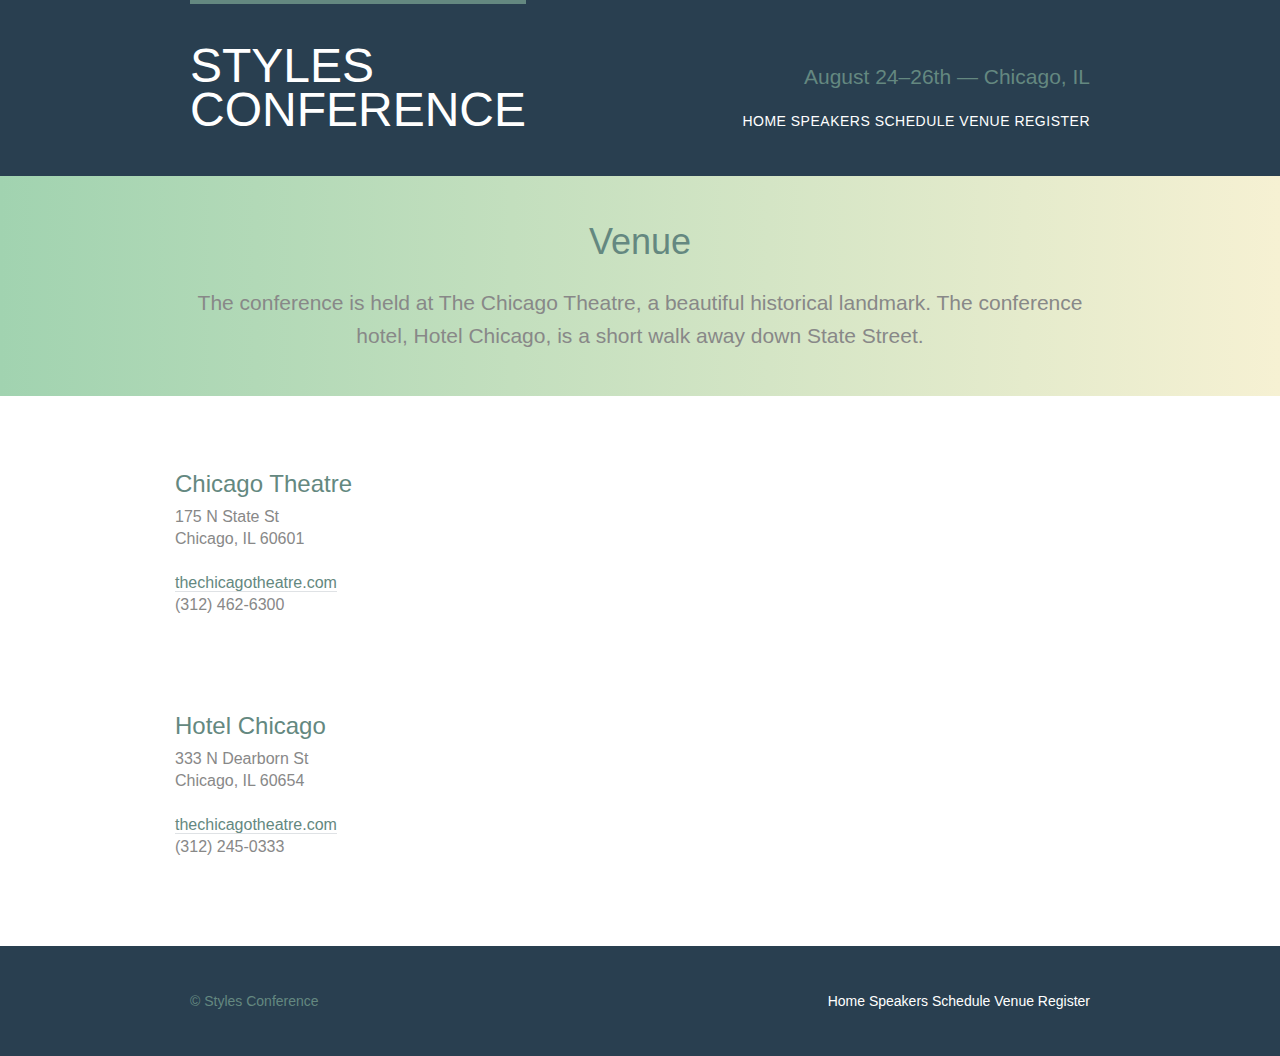
<file: Venue.html>
<!DOCTYPE html>
<html lang="en">

<head>
  <meta charset="utf-8">
  <title>Venue - Styles Conference</title>
  <link rel="stylesheet" href="assets/stylesheets/main.css">
  <link rel="stylesheet" href="http://fonts.googleapis.com/css?family=Lato:100,300,400">
</head>

<body>

  <header class="primary-header container group">
    <h1 class="logo">
      <a href="index.html">Styles <br> Conference</a>
    </h1>
    <h3 class="tagline">August 24&ndash;26th &mdash; Chicago, IL</h3>

    <nav class="nav primary-nav">
      <a href="index.html">Home</a>
      <a href="speakers.html">Speakers</a>
      <a href="schedule.html">Schedule</a>
      <a href="venue.html">Venue</a>
      <a href="register.html">Register</a>
    </nav>

  </header>

  <section class="row-alt">
    <div class="lead container">
      <h1>Venue</h1>
      <p>The conference is held at The Chicago Theatre, a beautiful historical landmark. The conference hotel, Hotel Chicago, is a short walk away down State Street.</p>
    </div>
  </section>

  <section class="row">
    <div class="grid">
      <section class="venue-theatre">
        <div class="col-1-3">
          <h2>Chicago Theatre</h2>
          <p>175 N State St <br> Chicago, IL 60601</p>
          <p><a href="http://www.thechicagotheatre.com/">thechicagotheatre.com</a> <br> (312) 462-6300</p>
        </div> <iframe class="col-2-3" src="https://www.google.com/maps/embed?pb=!1m5!3m3!1m2!1s0x880e2ca55810a493%3A0x4700ddf60fcbfad6!2schicago+theatre!5e0!3m2!1sen!2sus!4v1388701393606"></iframe>
      </section>
      <section class="venue-hotel">
        <div class="col-1-3">
          <h2>Hotel Chicago</h2>
          <p>333 N Dearborn St <br> Chicago, IL 60654</p>
          <p><a href="http://www.thechicagotheatre.com/">thechicagotheatre.com</a> <br> (312) 245-0333</p>
        </div> <iframe class="col-2-3" src="https://www.google.com/maps/embed?pb=!1m5!3m3!1m2!1s0x880e2cb1da049173%3A0xa5c91d255a775f0b!2sHotel+Sax+Chicago%2C+North+Dearborn+Street%2C+Chicago%2C+IL!5e0!3m2!1sen!2sus!4v1388702493978"></iframe>
      </section>
    </div>
  </section>


  <footer class="primary-footer container group">
    <small>&copy; Styles Conference</small>
    <nav class="nav">
      <a href="index.html">Home</a>
      <a href="speakers.html">Speakers</a>
      <a href="schedule.html">Schedule</a>
      <a href="venue.html">Venue</a>
      <a href="register.html">Register</a>
    </nav>
  </footer>

</body>
</html>
</file>
<file: assets/stylesheets/main.css>
/* http://meyerweb.com/eric/tools/css/reset/ 2. v2.0 | 20110126
  License: none (public domain)
*/

html, body, div, span, applet, object, iframe,
h1, h2, h3, h4, h5, h6, p, blockquote, pre,
a, abbr, acronym, address, big, cite, code,
del, dfn, em, img, ins, kbd, q, s, samp,
small, strike, strong, sub, sup, tt, var,
b, u, i, center,
dl, dt, dd, ol, ul, li,
fieldset, form, label, legend,
table, caption, tbody, tfoot, thead, tr, th, td,
article, aside, canvas, details, embed,
figure, figcaption, footer, header, hgroup,
menu, nav, output, ruby, section, summary,
time, mark, audio, video {
  margin: 0;
  padding: 0;
  border: 0;
  font-size: 100%;
  font: inherit;
  vertical-align: baseline;
}
/* HTML5 display-role reset for older browsers */
article, aside, details, figcaption, figure,
footer, header, hgroup, menu, nav, section {
  display: block;
}
body {
  line-height: 1;
}
ol, ul {
  list-style: none;
}
blockquote, q {
  quotes: none;
}
strong {
  font-weight: 400;
}
cite, em {
  font-style: italic;
}

blockquote:before, blockquote:after,
q:before, q:after {
  content: '';
  content: none;
}
table {
  border-collapse: collapse;
  border-spacing: 0;
}
.container {
  margin: 0 auto;
  padding-left: 30px;
  padding-right: 30px;
  width: 960px;
}

/*Grid*/
*,
*:before,
*:after {
  -webkit-box-sizing: border-box;
     -moz-box-sizing: border-box;
          box-sizing: border-box;
}
.col-1-3 {
  width: 32.9%;
}
.col-2-3 {
  width: 66.6%;
}
.col-1-3,
.col-2-3 {
  display: inline-block;
  vertical-align: top;
}

grid,
.col-1-3,
.col-2-3 {
  padding-left: 15px;
  padding-right: 15px;
}
.container,
.grid {
  margin: 0 auto;
  width: 960px;
}
.container {
  padding-left: 30px;
  padding-right: 30px;
}
/* Rows */
.row,
.row-alt {
  min-width: 960px;
}
.row {
  background: #fff;
  padding: 66px 0 44px 0;
}
.row-alt {
   background: #cbe2c1;
   background: -webkit-linear-gradient(to right, #a1d3b0, #f6f1d3);
   background: -moz-linear-gradient(to right, #a1d3b0, #f6f1d3);
   background: linear-gradient(to right, #a1d3b0, #f6f1d3);
   padding: 44px 0 22px 0;
 }




/* Typography */

h1, h3, h4, h5, p {
  margin-bottom: 22px;
}
h1, h2, h3, h4 {
  color: #648880;
}
h1 {
  font-size: 36px;
  line-height: 44px;
}
h2 {
  font-size: 24px;
  line-height: 44px;
}
h3 {
  font-size: 21px;
}
h4 {
  font-size: 18px;
}
h5 {
  color: #a9b2b9;
  font-size: 14px;
  font-weight: 400;
  text-transform: uppercase;
}
a {
  color: #648880;
  text-decoration: none;
}
p a {
  border-bottom: 1px solid #dfe2e5;
}


/*  Buttons*/
.btn {
  border-radius: 5px;
  color: #fff;
  cursor: pointer;
  display: inline-block;
  font-weight: 400;
  letter-spacing: .5px;
  margin: 0;
  text-transform: uppercase;
}
.btn-alt {
  border: 1px solid #008080;
  padding: 10px 30px;
}
.btn-alt:hover {
  background: #006699;
  color: #DEB887;
}

/*  Home */
.hero {
  color: #fff;
  padding: 22px 80px 66px 80px;
  line-height: 44px;
  text-align: center;
}
.hero h2 {
  font-size: 36px;
}
.hero p {
  font-size: 24px;
  font-weight: 100;
}

/*  Clearfix */
.group:before,
.group:after {
  content: "";
  display: table;
}
.group:after {
  clear: both;
}
.group {
  clear: both;
  *zoom: 1;
}

/*  Primary header */
.logo {
  border-top: 4px solid #648880;
  float: left;
  font-size: 48px;
  font-weight: 100;
  line-height: 44px;
  padding: 40px 0 22px 0;
  text-transform: uppercase;
}

.primary-header a,
.primary-footer a {
  color: #fff;
}
.primary-header a:hover,
.primary-footer a:hover {
  color: #CC9999;
}

/*  Primary footer */
.primary-footer small {
  float: left;
  font-weight: 400;
}
.primary-footer {
  color: #648880;
  font-size: 14px;
  padding-bottom: 44px;
  padding-top: 44px;

}
.primary-nav {
  font-size: 14px;
  font-weight: 400;
  letter-spacing: .5px;
  text-transform: uppercase;
}

/*  Navigation */

.nav {
  text-align: right;
}
.nav li {
  display: inline-block;
  margin: 0 10px;
  vertical-align: top;
}
.nav li:last-child {
  margin-right: 0;
}


/*  Custom styles */
body {
  background: #293f50;
  color: #888;
  font: 300 16px/22px 'Mali', "Open Sans", "Helvetica Neue", Helvetica, Arial, sans-serif;

}


.tagline {
  margin: 66px 0 22px 0;
  text-align: right;
}
/*  Links */

.teaser a:hover {
  color: #a9b2b7;
}
a {
  color: #648880;
}
.teaser img {
  border-radius: 5px;
  display: block;
  margin-bottom: 22px;
  max-width: 100%
}
.speaker-info img {
  border-radius: 55%;
  height: 130px;
  margin: -66px 0 22px 0;
  vertical-align: top;
}
.speaker-info {
  border: 1px solid #dfe2e5;
  border-radius: 5px;
  margin-top: 88px;
  padding-bottom: 22px;
  text-align: center;
}

/*  Leads */

.lead {
  text-align: center;
}
.lead p {
  font-size: 21px;
  line-height: 33px;
}

/* Speakers */

.speaker-info {
  border: 1px solid #dfe2e5;
  border-radius: 5px;
  margin-top: 88px;
  margin-bottom: 44px;
  padding: 22px 0;
  text-align: center;
}

/*Venue*/

.venue-theatre {
  margin-bottom: 66px;
}
.venue-hotel {
  margin-bottom: 22px;
}
.venue-map {
  height: 274px;
}
</file>
